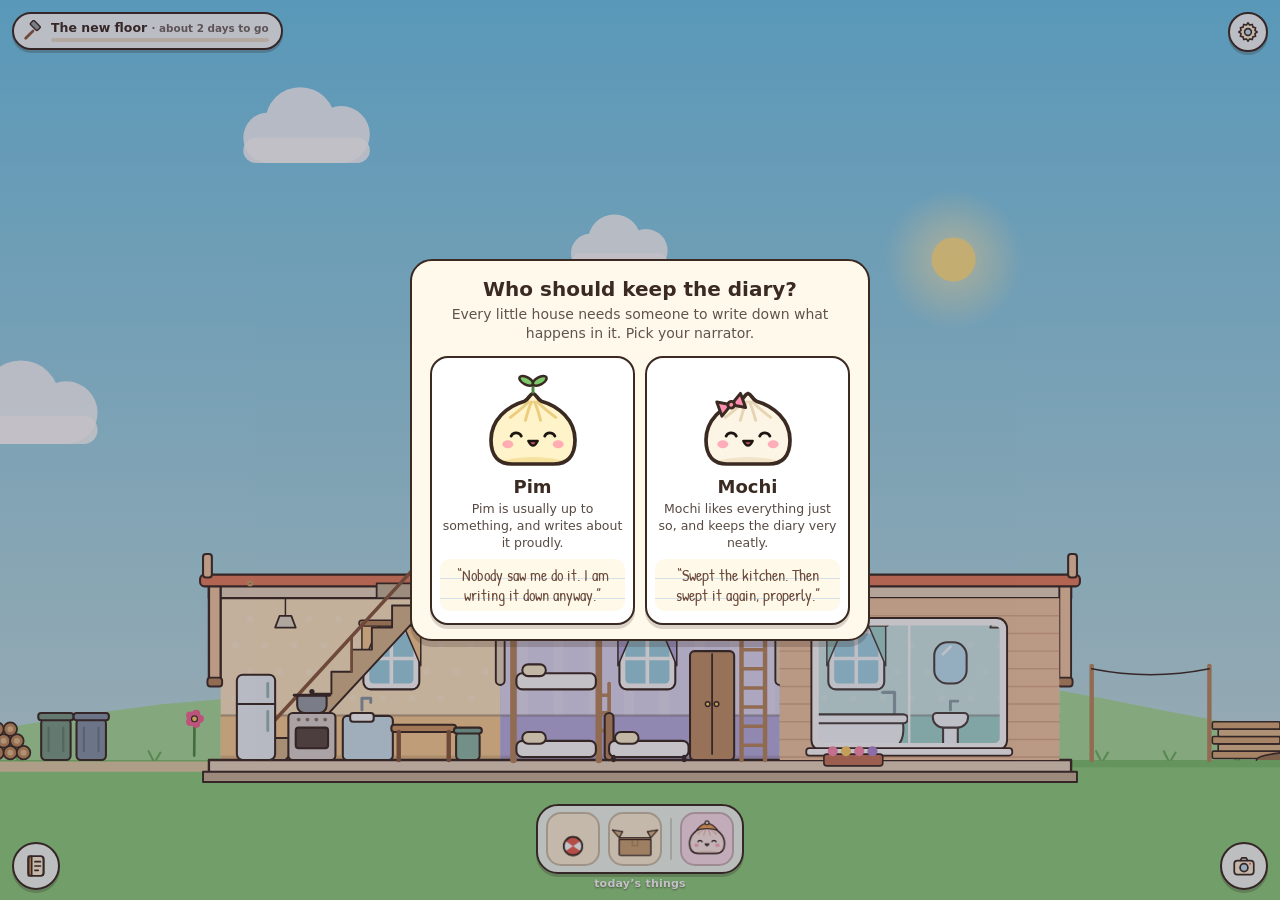
<file: index.html>
<!DOCTYPE html>
<html lang="en">
<head>
  <meta charset="UTF-8" />
  <meta name="viewport" content="width=device-width, initial-scale=1.0, maximum-scale=1.0, user-scalable=no, viewport-fit=cover" />
  <meta name="apple-mobile-web-app-title" content="tiny bao">
  <meta name="apple-mobile-web-app-capable" content="yes">
  <meta name="theme-color" content="#70D4F1">
  <link rel="apple-touch-icon" href="icons/apple-touch-icon.png">
  <link rel="icon" type="image/png" sizes="32x32" href="icons/favicon-32.png">
  <link rel="icon" type="image/png" sizes="64x64" href="icons/favicon-64.png">
  <link rel="manifest" href="manifest.webmanifest">
  <title>tiny bao</title>
  <link rel="stylesheet" href="style.css?v=17">
</head>
<body>
  <canvas id="c" aria-label="A building full of tiny baos going about their day"></canvas>
  <button class="round" id="bSettings" aria-label="Settings" title="Settings"><svg viewBox="0 0 24 24"><path d="M12 2.8l1.6 2.3 2.7-.7.6 2.7 2.7.6-.7 2.7 2.3 1.6-2.3 1.6.7 2.7-2.7.6-.6 2.7-2.7-.7L12 21.2l-1.6-2.3-2.7.7-.6-2.7-2.7-.6.7-2.7L2.8 12l2.3-1.6-.7-2.7 2.7-.6.6-2.7 2.7.7z" fill="#FFF3D6"/><circle cx="12" cy="12" r="3.4" fill="#BFE6F5"/></svg><i class="dot" aria-hidden="true"></i></button>
  <div id="settings" hidden>
    <div class="bc st">
      <h2>Settings</h2>
      <div class="st-row"><span>Music</span><button class="spk" id="swMusic" aria-pressed="true" aria-label="Turn music on"><svg viewBox="0 0 24 24" aria-hidden="true"><path class="body" d="M3.5 9.2h3.8l4.9-4v13.6l-4.9-4H3.5z"/><path class="on" d="M15.6 9.4a3.6 3.6 0 0 1 0 5.2M18.2 6.8a7.3 7.3 0 0 1 0 10.4"/><path class="off" d="M15.8 9.6l4.8 4.8M20.6 9.6l-4.8 4.8"/></svg></button><input type="range" class="vol" id="volMusic" min="0" max="100" step="1" aria-label="Music volume"></div>
      <div class="st-row"><span>Sound effects</span><button class="spk" id="swSound" aria-pressed="false" aria-label="Mute sound effects"><svg viewBox="0 0 24 24" aria-hidden="true"><path class="body" d="M3.5 9.2h3.8l4.9-4v13.6l-4.9-4H3.5z"/><path class="on" d="M15.6 9.4a3.6 3.6 0 0 1 0 5.2M18.2 6.8a7.3 7.3 0 0 1 0 10.4"/><path class="off" d="M15.8 9.6l4.8 4.8M20.6 9.6l-4.8 4.8"/></svg></button><input type="range" class="vol" id="volSound" min="0" max="100" step="1" aria-label="Sound effects volume"></div>
      <h3>Updates</h3>
      <div class="st-row"><span id="stVersion"></span><button id="stUpdate">check for updates</button></div>
      <h3>Your community</h3>
      <p class="st-note">Every bao, the house, the photos and the diary live in this browser only. Save a copy to keep them safe or to move them to another device.</p>
      <div class="st-btns"><button id="stExport">save a copy</button><button id="stImport">restore from a copy</button></div>
      <div class="cardBtns"><button id="stDone">done</button></div>
    </div>
  </div>
  <button id="plans" aria-label="What the baos are building"></button>
  <div id="plansCard" hidden><div class="bc pc" id="pcBody"></div></div>
  <div id="tag" role="button" tabindex="0" hidden></div>
  <div id="baoCard" hidden>
    <div class="bc">
      <canvas id="bcPic" width="160" height="140" aria-hidden="true"></canvas>
      <h2 id="bcTitle"></h2>
      <p id="bcAbout"></p>
      <label class="bcName">Name <input id="bcName" maxlength="14" autocomplete="off" spellcheck="false"></label>
      <div id="bcSwatches" role="radiogroup" aria-label="Colour"></div>
      <p id="bcErr"></p>
      <div class="cardBtns"><button id="bcCancel">not now</button><button id="bcOk">done</button></div>
    </div>
  </div>
  <div id="photoView" hidden>
    <img id="pvImg" alt="A photo of the community">
    <div class="pvBar"><span id="pvWhen"></span><span class="pvBtns"><button id="pvDel">delete</button><button id="pvClose" aria-label="Close"><svg viewBox="0 0 24 24" width="16" height="16"><path d="M5 5l14 14M19 5L5 19" stroke="currentColor" stroke-width="3" stroke-linecap="round"/></svg></button></span></div>
  </div>
  <div id="hint" hidden></div>
  <div id="narr" hidden>
    <div class="bc narrCard" role="dialog" aria-labelledby="narrTitle">
      <h2 id="narrTitle">Who should keep the diary?</h2>
      <p class="narrSub">Every little house needs someone to write down what happens in it. Pick your narrator.</p>
      <div class="narrPick" id="narrPick"></div>
    </div>
  </div>

  <div id="card" hidden>
    <h2 id="cardTitle"></h2>
    <div id="cardBody"></div>
    <div class="cardBtns"><button id="cardDiary" hidden>read the diary</button><button id="cardOk">ok</button></div>
  </div>

  <div id="bar">
    <button class="round" id="bDiary" title="Diary" aria-label="Open the diary"><i class="dot" aria-hidden="true"></i>
      <svg viewBox="0 0 24 24"><rect x="5" y="3" width="14" height="18" rx="2.5" fill="#FFF3D6"/><path d="M5 3h3v18H5z" fill="#F2A65A"/><path d="M11 8h5M11 12h5M11 16h3"/><rect x="5" y="3" width="14" height="18" rx="2.5" fill="none"/></svg>
    </button>
    <div id="tray">
      <div id="slots"></div>
      <div id="trayNote">today’s things</div>
    </div>
    <div class="right">
      <button class="round" id="bCam" title="Camera" aria-label="Take a photo">
        <svg viewBox="0 0 24 24"><rect x="3" y="7" width="18" height="13" rx="3" fill="#FFF3D6"/><path d="M8.5 7l1.5-2.5h4L15.5 7"/><circle cx="12" cy="13.5" r="3.6" fill="#BFE6F5"/><circle cx="17.6" cy="10" r=".9" fill="#E8604C" stroke="none"/></svg>
      </button>
    </div>
  </div>

  <div id="diary" hidden>
    <div class="table" id="nbTable">
      <svg class="prop stain" viewBox="0 0 120 120" aria-hidden="true"><circle cx="60" cy="60" r="34" fill="none" stroke="#9A6542" stroke-width="5" opacity=".55"/></svg>
      <svg class="prop pencil" viewBox="0 0 150 40" aria-hidden="true" fill="none" stroke="#3A2E2A" stroke-width="2.2" stroke-linejoin="round"><rect x="20" y="12" width="104" height="14" rx="2" fill="#F2C14E"/><path d="M124 12 L142 19 L124 26 Z" fill="#F1D9B5"/><path d="M137 17 L142 19 L137 21 Z" fill="#3A2E2A"/><rect x="6" y="12" width="14" height="14" rx="3" fill="#E58C9A"/></svg>
      <div class="nb" id="nb">
        <div class="rings" aria-hidden="true"><i></i><i></i><i></i><i></i><i></i><i></i><i></i><i></i><i></i><i></i><i></i><i></i></div>
        <div class="sheet" id="nbSheet"></div>
        <button class="ribbon" id="nbRibbon" aria-label="Back to today" title="Back to today"><i></i></button>
      </div>
      <div class="cover" id="nbCover" hidden>
        <svg class="prop mug" viewBox="0 0 110 110" aria-hidden="true" fill="none" stroke="#3A2E2A" stroke-width="2.5"><circle cx="55" cy="55" r="40" fill="#E8DCCB"/><circle cx="55" cy="55" r="30" fill="#7A4A30"/><path d="M44 44 C 48 40, 54 40, 58 44" stroke="#F4EEE2" stroke-width="2" opacity=".6"/></svg>
        <button class="closed" id="nbOpen" aria-label="Open the diary: there is a new page">
          <span class="spine" aria-hidden="true"></span><span class="band" aria-hidden="true"></span>
          <span class="label"><b id="nbCoverName">The diary</b><small>private!! (sort of)</small></span>
          <svg class="coverBao" width="80" height="70" viewBox="0 0 80 70" aria-hidden="true" fill="none" stroke="#3A2E2A" stroke-width="2.5" stroke-linecap="round" stroke-linejoin="round"><path d="M8 60 C 4 40, 18 22, 34 18 C 37 12, 43 12, 46 18 C 62 22, 76 40, 72 60 Z" fill="#FFF3DC"/><path d="M34 18 C 36 26, 44 26, 46 18" stroke-width="1.8"/><path d="M30 42 L32 42.4 M48 42 L50 42.4" stroke-width="3.4"/><path d="M36 48 C 38 51, 42 51, 44 48"/><circle cx="24" cy="48" r="4" fill="#F2A7A7" stroke="none"/><circle cx="56" cy="48" r="4" fill="#F2A7A7" stroke="none"/></svg>
          <span class="sticky" aria-hidden="true">new<br>page!</span>
          <span class="cribbon" aria-hidden="true"></span>
        </button>
        <p class="tapRead">tap to read</p>
      </div>
      <div class="picker" id="nbPicker" hidden><div class="pk" id="nbPick" role="dialog" aria-label="Choose a day"></div></div>
      <button class="closeHint" id="nbClose">close diary</button>
    </div>
    <input type="file" id="importFile" accept="application/json,.json" hidden>
  </div>
  </div>
  <script type="module" src="js/main.js?v=17"></script>
</body>
</html>
</file>
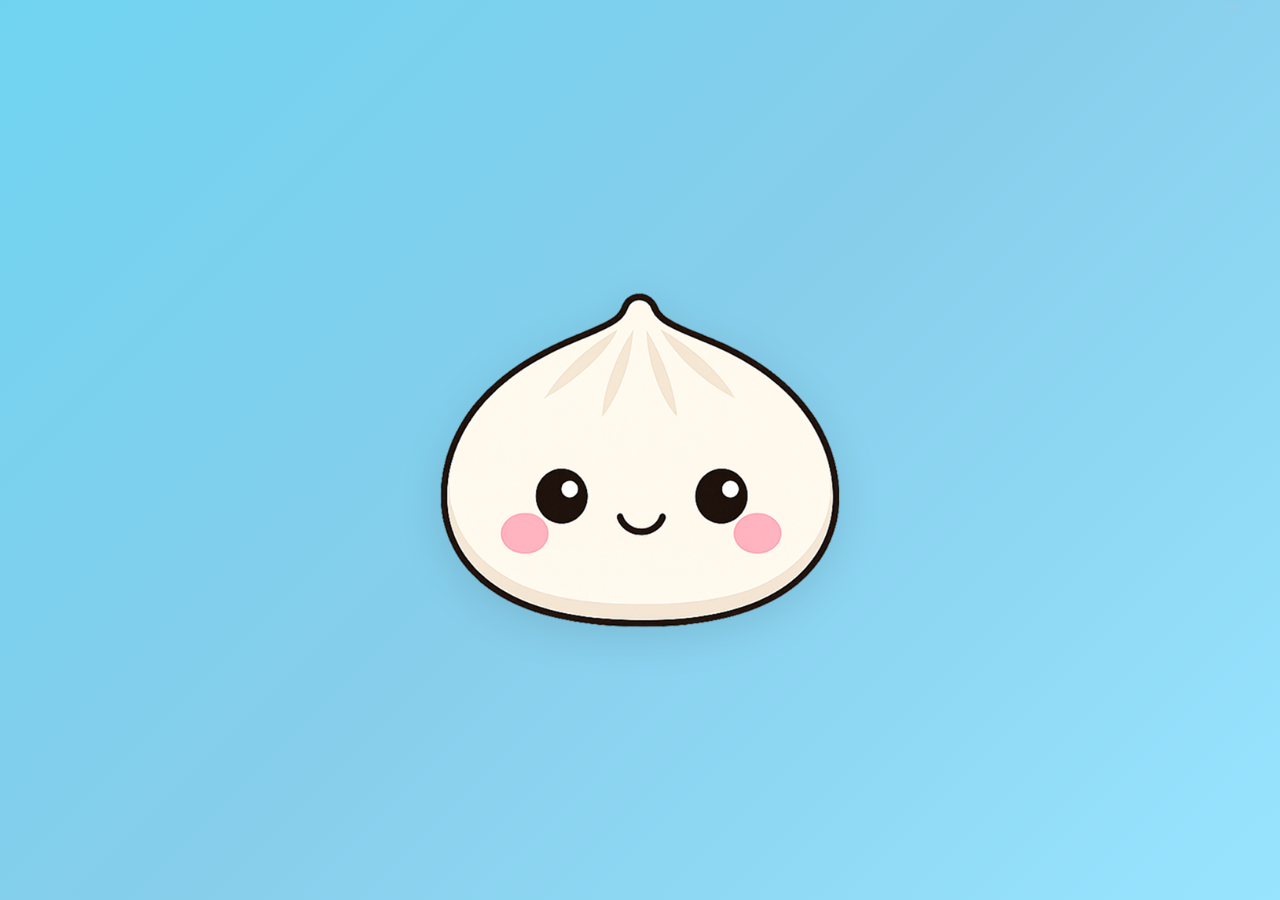
<file: classic/index.html>
<!DOCTYPE html>
<html>
<head>
  <meta name="apple-mobile-web-app-title" content="tiny bao">
  <link rel="apple-touch-icon" href="/lilbao_351.png">
  <link rel="icon" type="image/png" href="/lilbao_351.png">
  <meta charset="UTF-8" />
  <meta name="viewport" content="width=device-width, initial-scale=1.0" />
    <title>tiny bao ~°(＾◡＾)°~ </title>
    <style>
        * {
            margin: 0;
            padding: 0;
            box-sizing: border-box;
        }
        
        body {
            display: flex;
            flex-direction: column;
            justify-content: center;
            align-items: center;
            min-height: 100vh;
            background: linear-gradient(135deg, #70D4F1 0%, #87CEEB 50%, #98E4FF 100%);
            padding: 40px 20px 20px 20px;
            overflow: hidden;
        }
        
        .bao-container {
            position: relative;
            cursor: pointer;
            transition: all 0.3s ease;
            display: flex;
            justify-content: center;
            align-items: center;
            width: 100%;
        }
        
        .bao-container:hover {
            transform: scale(1.05);
        }
        
        img {
            width: 80%;
            max-width: 400px;
            height: auto;
            display: block;
            animation: float 3s ease-in-out infinite;
            filter: drop-shadow(0 10px 20px rgba(0,0,0,0.1));
            transition: all 0.3s ease;
        }
        
        @keyframes float {
            0%, 100% {
                transform: translateY(0px) rotate(0deg);
            }
            50% {
                transform: translateY(-15px) rotate(1deg);
            }
        }
        
        @keyframes bounce {
            0%, 100% {
                transform: translateY(0px) scale(1) rotate(0deg);
            }
            25% {
                transform: translateY(-20px) scale(1.1) rotate(-2deg);
            }
            50% {
                transform: translateY(-30px) scale(1.15) rotate(0deg);
            }
            75% {
                transform: translateY(-10px) scale(1.05) rotate(2deg);
            }
        }
        
        @keyframes wiggle {
            0%, 100% {
                transform: rotate(0deg);
            }
            25% {
                transform: rotate(-3deg) scale(1.02);
            }
            75% {
                transform: rotate(3deg) scale(1.02);
            }
        }
        
        @keyframes sparkle {
            0%, 100% {
                opacity: 0;
                transform: scale(0) rotate(0deg);
            }
            50% {
                opacity: 1;
                transform: scale(1) rotate(180deg);
            }
        }
        
        .bao-container.clicked img {
            animation: bounce 0.8s ease-out;
        }
        
        .bao-container.wiggling img {
            animation: wiggle 0.5s ease-in-out;
        }
        
        .sparkles {
            position: absolute;
            top: 50%;
            left: 50%;
            pointer-events: none;
            transform: translate(-50%, -50%);
        }
        
        .sparkle {
            position: absolute;
            width: 20px;
            height: 20px;
            background: radial-gradient(circle, #FFD700 0%, #FFA500 100%);
            border-radius: 50%;
            opacity: 0;
            animation: sparkle 1s ease-out;
        }
        
        .sparkle:nth-child(1) {
            top: -40px;
            left: -30px;
            animation-delay: 0s;
        }
        
        .sparkle:nth-child(2) {
            top: -30px;
            right: -40px;
            animation-delay: 0.1s;
        }
        
        .sparkle:nth-child(3) {
            bottom: -35px;
            left: -25px;
            animation-delay: 0.2s;
        }
        
        .sparkle:nth-child(4) {
            bottom: -40px;
            right: -30px;
            animation-delay: 0.15s;
        }
        
        .sparkle:nth-child(5) {
            top: -50px;
            left: 50%;
            transform: translateX(-50%);
            animation-delay: 0.05s;
        }
        
        .hearts {
            position: absolute;
            top: 10%;
            left: 50%;
            transform: translateX(-50%);
            pointer-events: none;
        }
        
        .heart {
            position: absolute;
            font-size: 24px;
            color: #FF69B4;
            opacity: 0;
            animation: floatHeart 2s ease-out;
        }
        
        @keyframes floatHeart {
            0% {
                opacity: 1;
                transform: translateY(0px) scale(0.5);
            }
            50% {
                opacity: 0.8;
                transform: translateY(-40px) scale(1);
            }
            100% {
                opacity: 0;
                transform: translateY(-80px) scale(0.5);
            }
        }
        
        .heart:nth-child(1) {
            left: -20px;
            animation-delay: 0s;
        }
        
        .heart:nth-child(2) {
            left: 0px;
            animation-delay: 0.3s;
        }
        
        .heart:nth-child(3) {
            left: 20px;
            animation-delay: 0.6s;
        }
        
        .message {
            position: absolute;
            top: -60px;
            left: 50%;
            transform: translateX(-50%);
            background: rgba(255, 255, 255, 0.95);
            padding: 8px 16px;
            border-radius: 20px;
            font-family: 'Comic Sans MS', cursive, sans-serif;
            font-size: 14px;
            color: #333;
            border: 2px solid #FFB6C1;
            box-shadow: 0 4px 12px rgba(0,0,0,0.15);
            opacity: 0;
            white-space: nowrap;
            display: none;
        }
        
        @keyframes showMessage {
            0%, 100% {
                opacity: 0;
                transform: translateX(-50%) translateY(10px) scale(0.8);
            }
            20%, 80% {
                opacity: 1;
                transform: translateX(-50%) translateY(0px) scale(1);
            }
        }
        
        .message::after {
            content: '';
            position: absolute;
            bottom: -8px;
            left: 50%;
            transform: translateX(-50%);
            width: 0;
            height: 0;
            border-left: 8px solid transparent;
            border-right: 8px solid transparent;
            border-top: 8px solid #FFB6C1;
        }
        
        .background-hearts {
            position: fixed;
            top: 0;
            left: 0;
            width: 100%;
            height: 100%;
            pointer-events: none;
            z-index: -1;
        }
        
        .bg-heart {
            position: absolute;
            font-size: 20px;
            color: rgba(255, 192, 203, 0.3);
            animation: floatBgHeart 8s linear infinite;
        }
        
        @keyframes floatBgHeart {
            0% {
                transform: translateY(100vh) rotate(0deg);
                opacity: 0;
            }
            10% {
                opacity: 1;
            }
            90% {
                opacity: 1;
            }
            100% {
                transform: translateY(-100px) rotate(360deg);
                opacity: 0;
            }
        }
    </style>
</head>
<body>
    <div class="background-hearts" id="backgroundHearts"></div>
    
    <div class="bao-container" id="baoContainer">
        <img src="/lilbao_nobg.png" alt="tiny bao" id="baoImg">
        <div class="sparkles" id="sparkles"></div>
        <div class="hearts" id="hearts"></div>
        <div class="message" id="message"></div>
    </div>

    <script>
        const baoContainer = document.getElementById('baoContainer');
        const baoImg = document.getElementById('baoImg');
        const sparkles = document.getElementById('sparkles');
        const hearts = document.getElementById('hearts');
        const message = document.getElementById('message');
        const backgroundHearts = document.getElementById('backgroundHearts');
        
        const cuteMessages = [
            "（＾◡＾）♡",
            "bao bao! ♡",
            "so squishy~",
            "uwu ♡",
            "nom nom ♡",
            "fluffy bao! ♡",
            "steamy & cute ♡",
            "ready to eat! ♡"
        ];
        
        let clickCount = 0;
        
        // Create background floating hearts
        function createBackgroundHeart() {
            const heart = document.createElement('div');
            heart.className = 'bg-heart';
            heart.innerHTML = '♡';
            heart.style.left = Math.random() * 100 + '%';
            heart.style.animationDelay = Math.random() * 8 + 's';
            heart.style.animationDuration = (Math.random() * 4 + 6) + 's';
            backgroundHearts.appendChild(heart);
            
            setTimeout(() => {
                heart.remove();
            }, 10000);
        }
        
        // Create background hearts periodically
        setInterval(createBackgroundHeart, 2000);
        
        // Initial background hearts
        for (let i = 0; i < 5; i++) {
            setTimeout(createBackgroundHeart, i * 1000);
        }
        
        baoContainer.addEventListener('click', function() {
            clickCount++;
            
            // Remove existing animations
            baoContainer.classList.remove('clicked', 'wiggling');
            
            // Add bounce animation
            setTimeout(() => {
                baoContainer.classList.add('clicked');
            }, 10);
            
            // Create sparkles
            sparkles.innerHTML = '';
            for (let i = 0; i < 5; i++) {
                const sparkle = document.createElement('div');
                sparkle.className = 'sparkle';
                sparkles.appendChild(sparkle);
            }
            
            // Create floating hearts
            hearts.innerHTML = '';
            for (let i = 0; i < 3; i++) {
                const heart = document.createElement('div');
                heart.className = 'heart';
                heart.innerHTML = '♡';
                hearts.appendChild(heart);
            }
            
            // Show cute message
            const randomMessage = cuteMessages[Math.floor(Math.random() * cuteMessages.length)];
            message.innerHTML = randomMessage;
            message.style.display = 'block';
            message.style.animation = 'none';
            setTimeout(() => {
                message.style.animation = 'showMessage 2s ease-out';
            }, 10);
            
            // Special animation for multiple clicks
            if (clickCount % 5 === 0) {
                setTimeout(() => {
                    baoContainer.classList.add('wiggling');
                }, 500);
            }
            
            // Clean up animations
            setTimeout(() => {
                baoContainer.classList.remove('clicked', 'wiggling');
                sparkles.innerHTML = '';
                hearts.innerHTML = '';
                message.style.display = 'none';
            }, 1000);
        });
        
        // Add random wiggle occasionally
        setInterval(() => {
            if (Math.random() < 0.1) { // 10% chance every 3 seconds
                baoContainer.classList.add('wiggling');
                setTimeout(() => {
                    baoContainer.classList.remove('wiggling');
                }, 500);
            }
        }, 3000);
    </script>
</body>
</html>
</file>
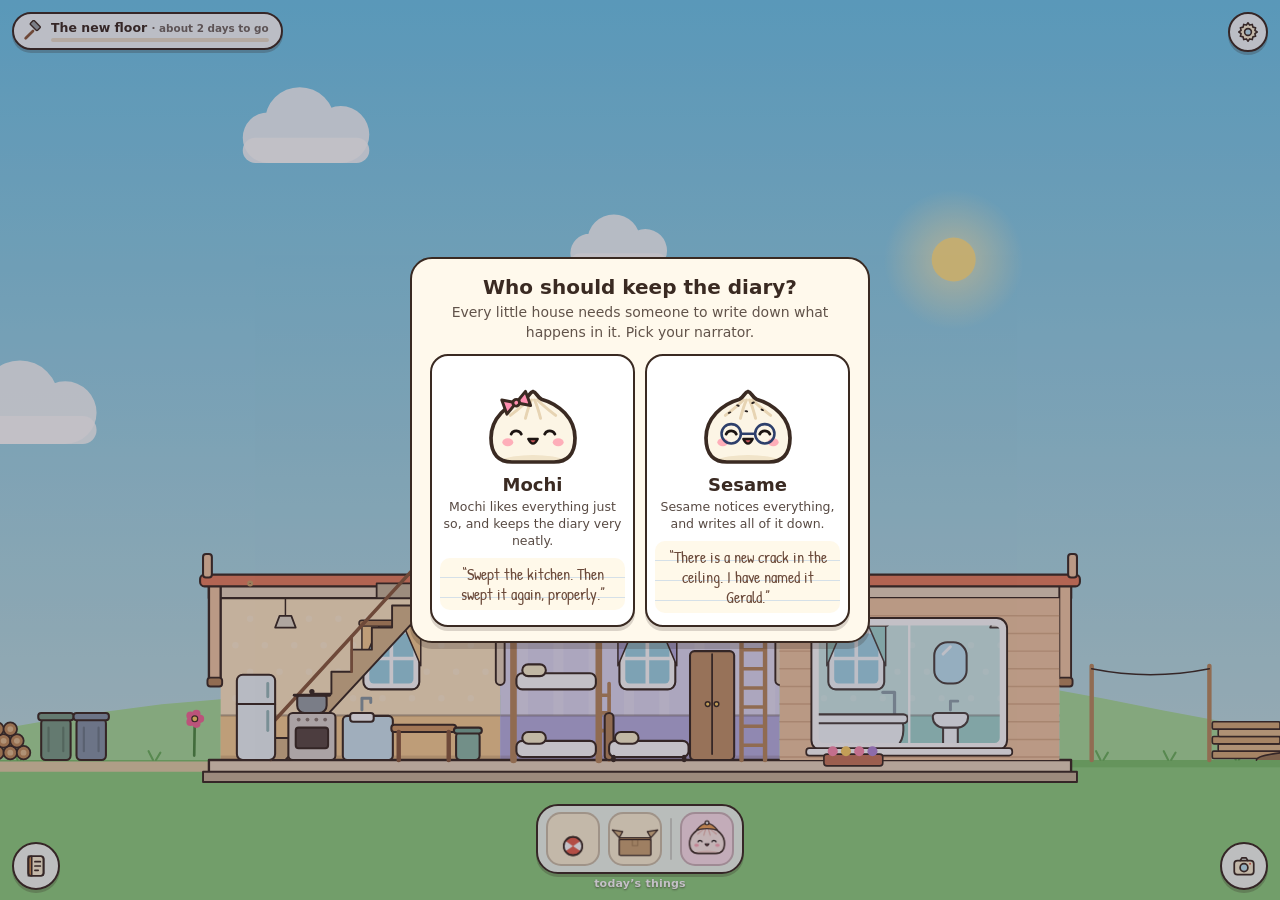
<file: community/index.html>
<!DOCTYPE html>
<html lang="en">
<head>
  <meta charset="UTF-8">
  <meta name="viewport" content="width=device-width, initial-scale=1.0">
  <title>tiny bao</title>
  <link rel="apple-touch-icon" href="/icons/apple-touch-icon.png">
  <!-- The community moved to tinybao.com. Old bookmarks and home-screen icons land here and go straight on. -->
  <meta http-equiv="refresh" content="0; url=/">
  <script>location.replace('/' + location.search + location.hash);</script>
  <style>body { margin: 0; min-height: 100vh; display: grid; place-items: center; background: #70D4F1; font-family: system-ui, sans-serif; color: #3a2a22; }</style>
</head>
<body><p>The baos have moved to <a href="/">tinybao.com</a>.</p></body>
</html>
</file>
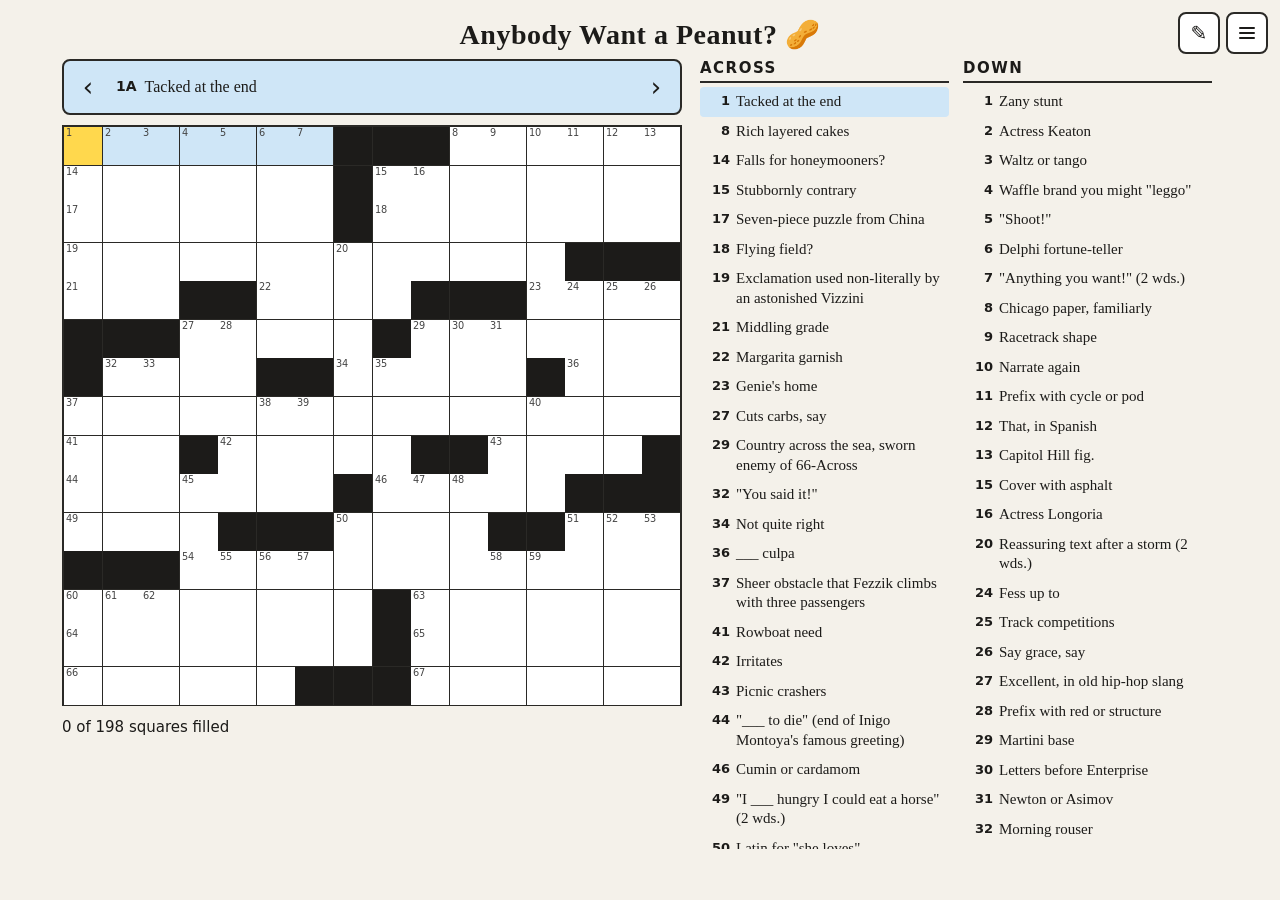
<file: puzzle/index.html>
<!DOCTYPE html>
<html lang="en">
<head>
<meta charset="UTF-8">
<meta name="viewport" content="width=device-width, initial-scale=1.0">
<title>tiny bao puzzles</title>
<meta http-equiv="refresh" content="0; url=/puzzle/twoowuv/">
<link rel="canonical" href="https://www.tinybao.com/puzzle/twoowuv/">
<script>location.replace("/puzzle/twoowuv/");</script>
</head>
<body><a href="/puzzle/twoowuv/">Go to the puzzle</a></body>
</html>
</file>
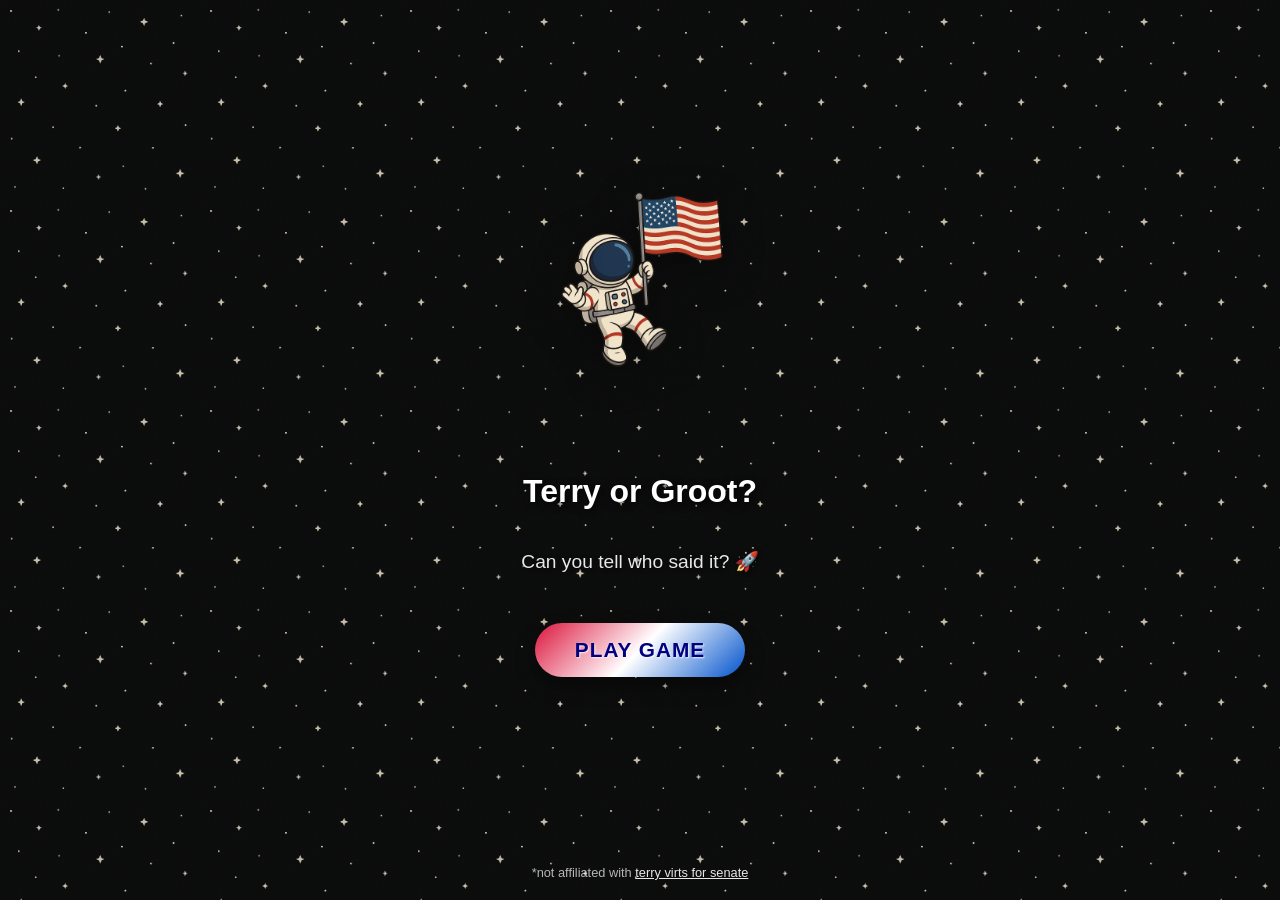
<file: terry-or-groot/index.html>
<!DOCTYPE html>
<html>
<head>
  <meta name="apple-mobile-web-app-title" content="vote terry">
  <link rel="apple-touch-icon" href="/apple-touch-icon.png">
  <link rel="icon" type="image/png" href="/apple-touch-icon.png">
  <meta charset="UTF-8" />
  <meta name="viewport" content="width=device-width, initial-scale=1.0" />
  <title>Terry or Groot? 🇺🇸</title>
  <style>
    * {
      margin: 0;
      padding: 0;
      box-sizing: border-box;
    }
    
    body {
      background: url('background.png') repeat;
      background-size: 200px 200px;
      font-family: 'Arial', sans-serif;
      min-height: 100vh;
      display: flex;
      flex-direction: column;
      justify-content: center;
      align-items: center;
      padding: 20px;
      color: white;
    }
    
    .game-container {
      max-width: 800px;
      width: 100%;
      text-align: center;
    }
    
    .intro-screen {
      display: flex;
      flex-direction: column;
      align-items: center;
      gap: 30px;
      margin-top: 250px;
    }
    
    .bao-container {
      position: absolute;
      top: 20%;
      left: calc(50% - 100px);
      cursor: pointer;
      display: flex;
      justify-content: center;
      align-items: center;
      z-index: 1000;
      width: 200px;
    }
    
    .bao-container.in-quiz {
      position: fixed;
      top: 20px;
      left: 20px;
      transition: all 0.8s ease;
    }
    
    .bao-container.in-quiz .floating-img {
      width: 80px;
    }
    
    .bao-container:hover {
      transform: scale(1.05);
    }
    
    .floating-img {
      width: 200px;
      height: auto;
      display: block;
      animation: float 3s ease-in-out infinite;
      filter: drop-shadow(0 10px 20px rgba(0,0,0,0.3));
      transition: none;
    }
    
    @keyframes float {
      0%, 100% {
        transform: translateY(0px) rotate(0deg);
      }
      50% {
        transform: translateY(-15px) rotate(1deg);
      }
    }
    
    @keyframes bounce {
      0%, 100% {
        transform: translateY(0px) scale(1) rotate(0deg);
      }
      25% {
        transform: translateY(-20px) scale(1.1) rotate(-5deg);
      }
      50% {
        transform: translateY(-30px) scale(1.15) rotate(0deg);
      }
      75% {
        transform: translateY(-10px) scale(1.05) rotate(5deg);
      }
    }
    
    @keyframes flipX {
      0% {
        transform: rotateX(0deg) scale(1);
      }
      50% {
        transform: rotateX(180deg) scale(1.2);
      }
      100% {
        transform: rotateX(360deg) scale(1);
      }
    }
    
    @keyframes flipY {
      0% {
        transform: rotateY(0deg) scale(1);
      }
      50% {
        transform: rotateY(180deg) scale(1.2);
      }
      100% {
        transform: rotateY(360deg) scale(1);
      }
    }
    
    @keyframes flipZ {
      0% {
        transform: rotateZ(0deg) scale(1);
      }
      50% {
        transform: rotateZ(180deg) scale(1.1);
      }
      100% {
        transform: rotateZ(360deg) scale(1);
      }
    }
    
    @keyframes flipXReverse {
      0% {
        transform: rotateX(0deg) scale(1);
      }
      50% {
        transform: rotateX(-180deg) scale(1.2);
      }
      100% {
        transform: rotateX(-360deg) scale(1);
      }
    }
    
    @keyframes flipYReverse {
      0% {
        transform: rotateY(0deg) scale(1);
      }
      50% {
        transform: rotateY(-180deg) scale(1.2);
      }
      100% {
        transform: rotateY(-360deg) scale(1);
      }
    }
    
    @keyframes flipZReverse {
      0% {
        transform: rotateZ(0deg) scale(1);
      }
      50% {
        transform: rotateZ(-180deg) scale(1.1);
      }
      100% {
        transform: rotateZ(-360deg) scale(1);
      }
    }
    
    @keyframes wiggle {
      0%, 100% {
        transform: rotate(0deg);
      }
      25% {
        transform: rotate(-8deg) scale(1.05);
      }
      75% {
        transform: rotate(8deg) scale(1.05);
      }
    }
    
    @keyframes pulseBig {
      0%, 100% {
        transform: scale(1);
      }
      50% {
        transform: scale(1.3);
      }
    }
    
    @keyframes spin3D {
      0% {
        transform: rotateX(0deg) rotateY(0deg) rotateZ(0deg) scale(1);
      }
      25% {
        transform: rotateX(90deg) rotateY(90deg) rotateZ(90deg) scale(1.1);
      }
      50% {
        transform: rotateX(180deg) rotateY(180deg) rotateZ(180deg) scale(1.2);
      }
      75% {
        transform: rotateX(270deg) rotateY(270deg) rotateZ(270deg) scale(1.1);
      }
      100% {
        transform: rotateX(360deg) rotateY(360deg) rotateZ(360deg) scale(1);
      }
    }
    
    .bao-container.clicked .floating-img {
      animation: bounce 0.8s ease-out;
    }
    
    .bao-container.flipX .floating-img {
      animation: flipX 1s ease-out;
    }
    
    .bao-container.flipY .floating-img {
      animation: flipY 1s ease-out;
    }
    
    .bao-container.flipZ .floating-img {
      animation: flipZ 1s ease-out;
    }
    
    .bao-container.flipXReverse .floating-img {
      animation: flipXReverse 1s ease-out;
    }
    
    .bao-container.flipYReverse .floating-img {
      animation: flipYReverse 1s ease-out;
    }
    
    .bao-container.flipZReverse .floating-img {
      animation: flipZReverse 1s ease-out;
    }
    
    .bao-container.wiggling .floating-img {
      animation: wiggle 0.6s ease-in-out;
    }
    
    .bao-container.pulsing .floating-img {
      animation: pulseBig 0.8s ease-in-out;
    }
    
    .bao-container.spinning3D .floating-img {
      animation: spin3D 1.5s ease-in-out;
    }
    
    .title {
      font-size: 3rem;
      font-weight: bold;
      color: #ffffff;
      text-shadow: 2px 2px 8px rgba(0,0,0,0.8);
      margin-bottom: 10px;
    }
    
    .subtitle {
      font-size: 1.5rem;
      color: #e8e8e8;
      margin-bottom: 20px;
      text-shadow: 1px 1px 4px rgba(0,0,0,0.6);
    }
    
    .start-button {
      background: linear-gradient(135deg, #dc143c 0%, #ffffff 50%, #0052cc 100%);
      color: #000080;
      border: none;
      padding: 15px 40px;
      font-size: 1.3rem;
      font-weight: bold;
      border-radius: 50px;
      cursor: pointer;
      transition: all 0.3s ease;
      box-shadow: 0 8px 20px rgba(0,0,0,0.4);
      text-transform: uppercase;
      letter-spacing: 1px;
      text-shadow: 1px 1px 2px rgba(255,255,255,0.8);
    }
    
    .start-button:hover {
      transform: translateY(-3px);
      box-shadow: 0 12px 25px rgba(0,0,0,0.3);
    }
    
    .quiz-screen {
      display: none;
      background: transparent;
      border-radius: 20px;
      padding: 40px;
      width: 100%;
      max-width: 900px;
    }
    
    .astronaut-header {
      position: fixed;
      top: 20px;
      left: 20px;
      z-index: 1000;
      transition: all 0.8s ease;
    }
    
    .astronaut-header .floating-img {
      width: 80px;
      height: auto;
    }
    
    .question-header {
      display: flex;
      justify-content: center;
      align-items: center;
      margin-bottom: 30px;
      padding-bottom: 15px;
      border-bottom: 2px solid rgba(255, 255, 255, 0.3);
    }
    
    .question-number {
      background: linear-gradient(135deg, #dc143c 0%, #ffffff 50%, #0052cc 100%);
      color: #000080;
      padding: 10px 20px;
      border-radius: 25px;
      font-weight: bold;
      font-size: 1.1rem;
      border: none;
      text-shadow: 1px 1px 2px rgba(255,255,255,0.8);
      box-shadow: 0 2px 8px rgba(0,0,0,0.3);
    }
    
    .question-text {
      font-size: 1.4rem;
      color: #ffffff;
      margin-bottom: 30px;
      line-height: 1.6;
      font-style: italic;
      background: rgba(0, 0, 0, 0.8);
      padding: 25px;
      border-radius: 0;
      border: 2px solid rgba(255, 255, 255, 0.3);
      text-align: center;
      backdrop-filter: blur(5px);
      box-shadow: inset 0 2px 10px rgba(255, 255, 255, 0.1);
      clip-path: polygon(20px 0, 100% 0, calc(100% - 20px) 100%, 0 100%);
      position: relative;
    }
    
    .question-text::before {
      content: '';
      position: absolute;
      top: -2px;
      left: -2px;
      right: -2px;
      bottom: -2px;
      background: linear-gradient(135deg, rgba(255, 255, 255, 0.3), rgba(255, 255, 255, 0.1));
      clip-path: polygon(20px 0, 100% 0, calc(100% - 20px) 100%, 0 100%);
      z-index: -1;
    }
    
    .options-container {
      display: grid;
      grid-template-columns: 1fr 1fr;
      grid-template-rows: 1fr 1fr;
      gap: 20px;
      margin-bottom: 30px;
      max-width: 800px;
      margin-left: auto;
      margin-right: auto;
    }
    
    .option-button {
      background: rgba(0, 0, 0, 0.9);
      color: #ffffff;
      border: 3px solid #4a90e2;
      padding: 20px 25px;
      font-size: 1.0rem;
      font-weight: bold;
      cursor: pointer;
      transition: all 0.3s ease;
      box-shadow: 0 4px 12px rgba(0,0,0,0.4);
      position: relative;
      overflow: visible;
      backdrop-filter: blur(10px);
      text-align: left;
      clip-path: polygon(25px 0, 100% 0, calc(100% - 25px) 100%, 0 100%);
      min-height: 60px;
      display: flex;
      align-items: center;
      margin: 5px;
    }
    
    .option-button:hover {
      transform: translateY(-2px);
      box-shadow: 0 6px 20px rgba(0,0,0,0.5);
      background: rgba(20, 20, 20, 0.95);
      border-color: #5ba0f2;
    }
    
    .option-button.selected {
      background: linear-gradient(135deg, #dc143c 0%, #ffffff 50%, #0052cc 100%);
      border-color: #ffffff;
      box-shadow: 0 0 25px rgba(220, 20, 60, 0.8), 0 0 50px rgba(0, 82, 204, 0.6);
      transform: scale(1.02);
      color: #000080;
      font-weight: bold;
      text-shadow: 1px 1px 2px rgba(255,255,255,0.8);
    }
    
    .option-button.correct {
      background: rgba(0, 150, 0, 0.9);
      border-color: #00aa00;
      animation: pulse 0.6s ease-in-out;
    }
    
    .option-button.incorrect {
      background: rgba(150, 0, 0, 0.9);
      border-color: #aa0000;
      animation: shake 0.6s ease-in-out;
    }
    
    .option-button:disabled {
      cursor: not-allowed;
      opacity: 0.7;
    }
    
    @keyframes pulse {
      0%, 100% { transform: scale(1); }
      50% { transform: scale(1.05); }
    }
    
    @keyframes shake {
      0%, 100% { transform: translateX(0); }
      25% { transform: translateX(-5px); }
      75% { transform: translateX(5px); }
    }
    
    .feedback {
      font-size: 1.3rem;
      font-weight: bold;
      margin: 20px 0;
      padding: 15px;
      border-radius: 10px;
      display: none;
    }
    
    .feedback.correct {
      background: #d4edda;
      color: #155724;
      border: 2px solid #c3e6cb;
    }
    
    .feedback.incorrect {
      background: #f8d7da;
      color: #721c24;
      border: 2px solid #f5c6cb;
    }
    
    .next-button {
      background: linear-gradient(135deg, #fd79a8, #e84393);
      color: white;
      border: none;
      padding: 15px 30px;
      font-size: 1.1rem;
      font-weight: bold;
      border-radius: 25px;
      cursor: pointer;
      transition: all 0.3s ease;
      display: none;
    }
    
    .next-button:hover {
      transform: translateY(-2px);
      box-shadow: 0 8px 20px rgba(0,0,0,0.3);
    }
    
    .results-screen {
      display: none;
      text-align: center;
      background: rgba(0, 0, 0, 0.8);
      border-radius: 20px;
      padding: 40px;
      box-shadow: 0 20px 40px rgba(0,0,0,0.5);
      border: 2px solid rgba(255, 255, 255, 0.2);
      backdrop-filter: blur(10px);
    }
    
    .results-title {
      font-size: 2.5rem;
      color: #ffffff;
      margin-bottom: 20px;
      text-shadow: 2px 2px 8px rgba(0,0,0,0.8);
    }
    
    .flag-score {
      font-size: 4rem;
      margin: 20px 0;
    }
    
    .score-text {
      font-size: 1.2rem;
      color: #e8e8e8;
      margin-bottom: 30px;
      text-shadow: 1px 1px 4px rgba(0,0,0,0.6);
      line-height: 1.6;
    }
    
    .play-again-button {
      background: linear-gradient(135deg, #dc143c 0%, #ffffff 50%, #0052cc 100%);
      color: #000080;
      border: none;
      padding: 15px 40px;
      font-size: 1.2rem;
      font-weight: bold;
      border-radius: 50px;
      cursor: pointer;
      transition: all 0.3s ease;
      text-shadow: 1px 1px 2px rgba(255,255,255,0.8);
      box-shadow: 0 8px 20px rgba(0,0,0,0.4);
    }
    
    .play-again-button:hover {
      transform: translateY(-3px);
      box-shadow: 0 12px 25px rgba(0,0,0,0.3);
    }
    
        .disclaimer {
      position: absolute;
      bottom: 20px;
      left: 50%;
      transform: translateX(-50%);
      font-size: 0.8rem;
      color: rgba(255, 255, 255, 0.7);
      text-align: center;
    }
    
    .disclaimer a {
      color: rgba(255, 255, 255, 0.9);
      text-decoration: underline;
    }
    
    .disclaimer a:hover {
      color: #ffffff;
    }
      .title {
        font-size: 2rem;
      }
      
      .subtitle {
        font-size: 1.2rem;
      }
      
      .quiz-screen {
        padding: 20px;
      }
      
      .options-container {
        grid-template-columns: 1fr;
      }
      
      .question-text {
        font-size: 1.2rem;
      }
    }
  </style>
</head>
<body>
  <div class="game-container">
    <!-- Astronaut (separate from screens so it can persist) -->
    <div class="bao-container" id="baoContainer">
      <img src="floating_icon_no_bg.png" alt="astronaut" class="floating-img" id="floatingImg">
    </div>

    <!-- Intro Screen -->
    <div class="intro-screen" id="introScreen">
      <h1 class="title">Terry or Groot?</h1>
      <p class="subtitle">Can you tell who said it? 🚀</p>
      <button class="start-button" id="startButton">Play Game</button>
      
      <div class="disclaimer">
        *not affiliated with <a href="https://x.com/astroterry" target="_blank">terry virts for senate</a>
      </div>
    </div>

    <!-- Quiz Screen -->
    <div class="quiz-screen" id="quizScreen">
      <div class="question-header">
        <div class="question-number" id="questionNumber">Quote 1/2</div>
      </div>
      
      <div class="question-text" id="questionText"></div>
      
      <div class="options-container" id="optionsContainer">
        <button class="option-button" id="option1"></button>
        <button class="option-button" id="option2"></button>
        <button class="option-button" id="option3"></button>
        <button class="option-button" id="option4"></button>
      </div>
    </div>

    <!-- Results Screen -->
    <div class="results-screen" id="resultsScreen">
      <h2 class="results-title">Quiz Complete!</h2>
      <div class="flag-score" id="flagScore"></div>
      <p class="score-text" id="scoreText"></p>
      <button class="play-again-button" id="playAgainButton">Play Again</button>
    </div>
  </div>

  <script>
    const questions = [
      {
        text: "From orbit, Earth takes your breath away.",
        options: ["astro terry", "groot", "u.s. constitution", "other"],
        correct: 0
      },
      {
        text: "We the People of the United States, in Order to form a more perfect Union, establish Justice, insure domestic Tranquility, provide for the common defence, promote the general Welfare, and secure the Blessings of Liberty to ourselves and our Posterity, do ordain and establish this Constitution for the United States of America.",
        options: ["astro terry", "groot", "u.s. constitution", "other"],
        correct: 2
      },
      {
        text: "I would not protect you. In fact, I would encourage them to do whatever the hell they want.",
        options: ["astro terry", "groot", "u.s. constitution", "other"],
        correct: 3
      },
      {
        text: "I am groot",
        options: ["astro terry", "groot", "u.s. constitution", "other"],
        correct: 1
      },
      {
        text: "I'm running for Senate with a simple promise: I'll be on the side of ordinary Texans",
        options: ["astro terry", "groot", "u.s. constitution", "other"],
        correct: 0
      },
      {
        text: "Congress shall have Power to dispose of and make all needful Rules and Regulations respecting the Territory or other Property belonging to the United States",
        options: ["astro terry", "groot", "u.s. constitution", "other"],
        correct: 2
      },
      {
        text: "Vote this one time and you'll never have to vote again.",
        options: ["astro terry", "groot", "u.s. constitution", "other"],
        correct: 3
      },
      {
        text: "You adapt, you solve problems, and you lead because your lives depend on it.",
        options: ["astro terry", "groot", "u.s. constitution", "other"],
        correct: 0
      },
      {
        text: "I look 10 yards to my left and there's a shark over there. So I have a choice of electrocution or a shark. You know what I'm going to take? Electrocution. I will take electrocution every single time.",
        options: ["astro terry", "groot", "u.s. constitution", "other"],
        correct: 3
      },
      {
        text: "We are Groot",
        options: ["astro terry", "groot", "u.s. constitution", "other"],
        correct: 1
      }
    ];

    let currentQuestion = 0;
    let score = 0;
    let userAnswers = []; // Store user answers for final results
    let gameState = 'intro'; // intro, quiz, results

    // DOM elements
    const introScreen = document.getElementById('introScreen');
    const quizScreen = document.getElementById('quizScreen');
    const resultsScreen = document.getElementById('resultsScreen');
    const startButton = document.getElementById('startButton');
    const baoContainer = document.getElementById('baoContainer');
    const questionNumber = document.getElementById('questionNumber');
    const scoreDisplay = document.getElementById('scoreDisplay');
    const questionText = document.getElementById('questionText');
    const optionsContainer = document.getElementById('optionsContainer');
    const feedback = document.getElementById('feedback');
    const nextButton = document.getElementById('nextButton');
    const flagScore = document.getElementById('flagScore');
    const scoreText = document.getElementById('scoreText');
    const playAgainButton = document.getElementById('playAgainButton');

    let clickCount = 0;

    // Start the game
    startButton.addEventListener('click', startQuiz);
    baoContainer.addEventListener('click', handleAstronautClick);

    function handleAstronautClick() {
      playAstronautAnimation();
    }

    function playAstronautAnimation() {
      clickCount++;
      
      // Remove existing animations
      baoContainer.classList.remove('clicked', 'flipX', 'flipY', 'flipZ', 'flipXReverse', 'flipYReverse', 'flipZReverse', 'wiggling', 'pulsing', 'spinning3D');
      
      // Choose animation based on click count
      setTimeout(() => {
        const animationType = clickCount % 10;
        switch(animationType) {
          case 0:
            baoContainer.classList.add('bounce');
            break;
          case 1:
            baoContainer.classList.add('flipX');
            break;
          case 2:
            baoContainer.classList.add('flipY');
            break;
          case 3:
            baoContainer.classList.add('flipZ');
            break;
          case 4:
            baoContainer.classList.add('flipXReverse');
            break;
          case 5:
            baoContainer.classList.add('flipYReverse');
            break;
          case 6:
            baoContainer.classList.add('flipZReverse');
            break;
          case 7:
            baoContainer.classList.add('wiggling');
            break;
          case 8:
            baoContainer.classList.add('pulsing');
            break;
          case 9:
            baoContainer.classList.add('spinning3D');
            break;
        }
      }, 10);
      
      // Clean up animations
      setTimeout(() => {
        baoContainer.classList.remove('clicked', 'flipX', 'flipY', 'flipZ', 'flipXReverse', 'flipYReverse', 'flipZReverse', 'wiggling', 'pulsing', 'spinning3D');
      }, 1500);
    }

    function startQuiz() {
      gameState = 'quiz';
      introScreen.style.display = 'none';
      quizScreen.style.display = 'block';
      
      // Move astronaut to top left corner
      baoContainer.classList.add('in-quiz');
      
      currentQuestion = 0;
      score = 0;
      showQuestion();
    }

    function showQuestion() {
      const question = questions[currentQuestion];
      
      questionNumber.textContent = `Quote ${currentQuestion + 1}/${questions.length}`;
      questionText.textContent = `"${question.text}"`;
      
      // Set up options without letters
      const optionButtons = optionsContainer.querySelectorAll('.option-button');
      
      optionButtons.forEach((button, index) => {
        button.textContent = question.options[index];
        button.className = 'option-button';
        button.disabled = false;
        button.onclick = () => selectAnswer(index);
      });
    }

    function selectAnswer(selectedIndex) {
      const question = questions[currentQuestion];
      const optionButtons = optionsContainer.querySelectorAll('.option-button');
      
      // Store user's answer
      userAnswers[currentQuestion] = {
        selected: selectedIndex,
        correct: question.correct,
        question: question.text,
        options: question.options,
        isCorrect: selectedIndex === question.correct
      };
      
      if (selectedIndex === question.correct) {
        score++;
      }
      
      // Highlight selected answer
      optionButtons[selectedIndex].classList.add('selected');
      
      // Disable all buttons
      optionButtons.forEach(button => button.disabled = true);
      
      // Auto-advance after a short delay
      setTimeout(() => {
        if (currentQuestion < questions.length - 1) {
          currentQuestion++;
          showQuestion();
        } else {
          showResults();
        }
      }, 800); // 800ms delay to let user see their selection
    }

    function showResults() {
      gameState = 'results';
      quizScreen.style.display = 'none';
      resultsScreen.style.display = 'block';
      
      // Show flag emojis based on score
      const flags = '🇺🇸'.repeat(score);
      flagScore.textContent = flags || '😅';
      
      // Update title to show score
      document.querySelector('.results-title').textContent = `You earned ${score}/${questions.length} flags.`;
      
      // Only show missed questions
      const missedQuestions = userAnswers.filter(answer => !answer.isCorrect);
      
      let resultMessage = '';
      if (missedQuestions.length > 0) {
        resultMessage = "Here's what you missed:\n\n";
        missedQuestions.forEach((answer, index) => {
          const originalIndex = userAnswers.indexOf(answer);
          resultMessage += `❌ Quote ${originalIndex + 1}: "${answer.question}"\n`;
          resultMessage += `Your answer: ${answer.options[answer.selected]}\n`;
          resultMessage += `Correct answer: ${answer.options[answer.correct]}\n\n`;
        });
      } else {
        resultMessage = "Perfect! You didn't miss any questions! 🎉";
      }
      
      scoreText.textContent = resultMessage;
    }

    // Play again functionality
    playAgainButton.addEventListener('click', () => {
      gameState = 'intro';
      resultsScreen.style.display = 'none';
      introScreen.style.display = 'flex';
      
      // Move astronaut back to center
      baoContainer.classList.remove('in-quiz');
      
      currentQuestion = 0;
      score = 0;
      userAnswers = [];
    });
  </script>
</body>
</html>
</file>
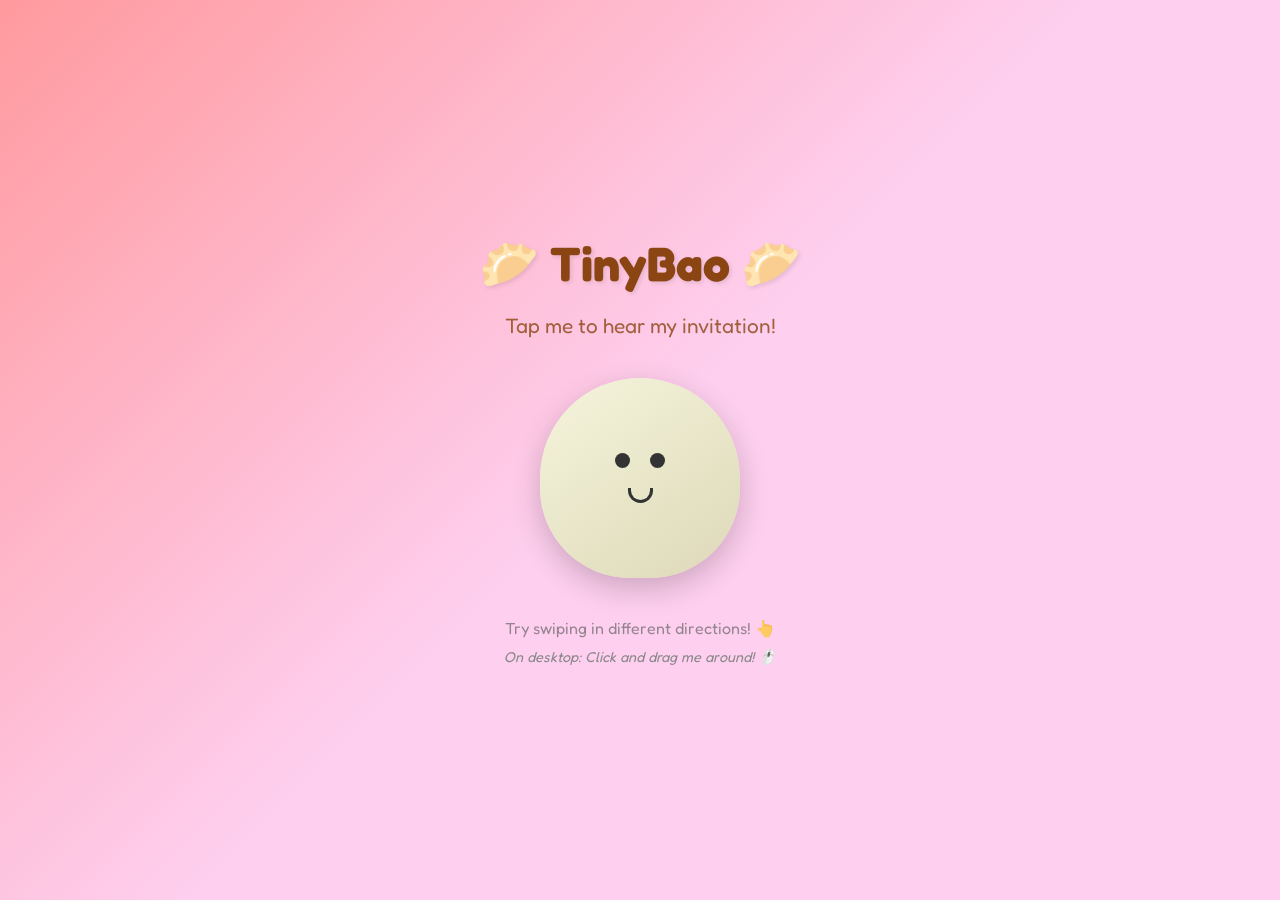
<file: testing/index.html>
<!DOCTYPE html>
<html lang="en">
<head>
    <meta charset="UTF-8">
    <meta name="viewport" content="width=device-width, initial-scale=1.0">
    <title>TinyBao - Swipe Me!</title>
    <style>
        @import url('https://fonts.googleapis.com/css2?family=Fredoka:wght@300;400;600&display=swap');
        
        * {
            margin: 0;
            padding: 0;
            box-sizing: border-box;
        }
        
        body {
            font-family: 'Fredoka', sans-serif;
            background: linear-gradient(135deg, #ff9a9e 0%, #fecfef 50%, #fecfef 100%);
            min-height: 100vh;
            display: flex;
            flex-direction: column;
            align-items: center;
            justify-content: center;
            overflow-x: hidden;
        }
        
        .container {
            text-align: center;
            max-width: 600px;
            padding: 20px;
        }
        
        .title {
            font-size: 3rem;
            color: #8B4513;
            margin-bottom: 20px;
            text-shadow: 2px 2px 4px rgba(0,0,0,0.1);
            animation: bounce 2s ease-in-out infinite;
        }
        
        @keyframes bounce {
            0%, 20%, 50%, 80%, 100% { transform: translateY(0); }
            40% { transform: translateY(-10px); }
            60% { transform: translateY(-5px); }
        }
        
        .bao-container {
            position: relative;
            margin: 40px auto;
            cursor: grab;
            user-select: none;
        }
        
        .bao-container:active {
            cursor: grabbing;
        }
        
        .bao {
            width: 200px;
            height: 200px;
            background: linear-gradient(145deg, #f5f5dc, #ddd8b8);
            border-radius: 50% 50% 45% 45%;
            position: relative;
            margin: 0 auto;
            box-shadow: 0 10px 30px rgba(0,0,0,0.2);
            transition: transform 0.3s ease, box-shadow 0.3s ease;
        }
        
        .bao:hover {
            transform: scale(1.05);
            box-shadow: 0 15px 40px rgba(0,0,0,0.3);
        }
        
        .bao.talking {
            animation: wiggle 0.3s ease-in-out infinite;
        }
        
        @keyframes wiggle {
            0%, 100% { transform: rotate(0deg) scale(1.05); }
            25% { transform: rotate(-2deg) scale(1.05); }
            75% { transform: rotate(2deg) scale(1.05); }
        }
        
        .face {
            position: absolute;
            top: 50%;
            left: 50%;
            transform: translate(-50%, -50%);
        }
        
        .eyes {
            display: flex;
            gap: 20px;
            margin-bottom: 20px;
        }
        
        .eye {
            width: 15px;
            height: 15px;
            background: #333;
            border-radius: 50%;
            animation: blink 3s infinite;
        }
        
        @keyframes blink {
            0%, 90%, 100% { transform: scaleY(1); }
            95% { transform: scaleY(0.1); }
        }
        
        .mouth {
            width: 25px;
            height: 15px;
            border: 3px solid #333;
            border-top: none;
            border-radius: 0 0 25px 25px;
            margin: 0 auto;
            transition: all 0.3s ease;
        }
        
        .mouth.talking {
            animation: talk 0.5s ease-in-out infinite;
        }
        
        @keyframes talk {
            0%, 100% { transform: scaleY(1); }
            50% { transform: scaleY(1.5); }
        }
        
        .speech-bubble {
            position: absolute;
            top: -80px;
            left: 50%;
            transform: translateX(-50%);
            background: white;
            padding: 15px 20px;
            border-radius: 20px;
            box-shadow: 0 5px 15px rgba(0,0,0,0.2);
            min-width: 200px;
            opacity: 0;
            transition: opacity 0.3s ease;
            font-size: 1.1rem;
            color: #333;
            font-weight: 400;
        }
        
        .speech-bubble:after {
            content: '';
            position: absolute;
            top: 100%;
            left: 50%;
            transform: translateX(-50%);
            border: 10px solid transparent;
            border-top-color: white;
        }
        
        .speech-bubble.visible {
            opacity: 1;
        }
        
        .instruction {
            font-size: 1.3rem;
            color: #8B4513;
            margin-bottom: 30px;
            opacity: 0.8;
        }
        
        .tap-instruction {
            font-size: 1rem;
            color: #666;
            margin-top: 30px;
            opacity: 0.7;
        }
        
        .desktop-hint {
            font-size: 0.9rem;
            color: #888;
            margin-top: 10px;
            font-style: italic;
        }
        
        .floating-hearts {
            position: absolute;
            pointer-events: none;
        }
        
        .heart {
            position: absolute;
            color: #ff69b4;
            font-size: 20px;
            animation: float-up 2s ease-out forwards;
        }
        
        @keyframes float-up {
            0% {
                opacity: 1;
                transform: translateY(0) scale(1);
            }
            100% {
                opacity: 0;
                transform: translateY(-100px) scale(0.5);
            }
        }
        
        @media (max-width: 768px) {
            .title { font-size: 2rem; }
            .bao { width: 150px; height: 150px; }
            .instruction { font-size: 1.1rem; }
        }
    </style>
</head>
<body>
    <div class="container">
        <h1 class="title">🥟 TinyBao 🥟</h1>
        
        <div class="instruction">Tap me to hear my invitation!</div>
        
        <div class="bao-container" id="baoContainer">
            <div class="speech-bubble" id="speechBubble">
                Swipe me to hear me jam! 🎵
            </div>
            <div class="bao" id="bao">
                <div class="face">
                    <div class="eyes">
                        <div class="eye"></div>
                        <div class="eye"></div>
                    </div>
                    <div class="mouth" id="mouth"></div>
                </div>
            </div>
        </div>
        
        <div class="tap-instruction">Try swiping in different directions! 👆</div>
        <div class="desktop-hint">On desktop: Click and drag me around! 🖱️</div>
    </div>

    <script>
        const bao = document.getElementById('bao');
        const baoContainer = document.getElementById('baoContainer');
        const speechBubble = document.getElementById('speechBubble');
        const mouth = document.getElementById('mouth');
        
        let isInitialTap = true;
        let isSwipeActive = false;
        let swipeTimeout;
        let currentPoemIndex = 0;
        let currentLineIndex = 0;
        let speechSynth = window.speechSynthesis;
        let currentUtterance = null;
        let isSpeaking = false;
        
        const poems = [
            [
                "I'm a little bao so round and sweet!",
                "Filled with joy that can't be beat!",
                "Steam me up and watch me shine!",
                "In your heart, I'll always dine!"
            ],
            [
                "Swipe me left, swipe me right!",
                "I'm your fluffy friend of light!",
                "Doughy dreams and tasty treats!",
                "Life is good when friendship meets!"
            ],
            [
                "Round and soft like morning clouds!",
                "My happiness sings clear and loud!",
                "Every swipe's a gentle hug!",
                "You're my favorite little bug!"
            ],
            [
                "In the kitchen I was born!",
                "Now I brighten up your morn!",
                "Swipe and play, let's dance around!",
                "Joy and laughter can be found!"
            ]
        ];
        
        const poemsWithEmoji = [
            [
                "I'm a little bao so round and sweet! 🥟",
                "Filled with joy that can't be beat! ✨",
                "Steam me up and watch me shine! 💫",
                "In your heart, I'll always dine! 💖"
            ],
            [
                "Swipe me left, swipe me right! 👈👉",
                "I'm your fluffy friend of light! ⭐",
                "Doughy dreams and tasty treats! 🌟",
                "Life is good when friendship meets! 🤗"
            ],
            [
                "Round and soft like morning clouds! ☁️",
                "My happiness sings clear and loud! 🎵",
                "Every swipe's a gentle hug! 🤗",
                "You're my favorite little bug! 🐛💕"
            ],
            [
                "In the kitchen I was born! 👨‍🍳",
                "Now I brighten up your morn! 🌅",
                "Swipe and play, let's dance around! 💃",
                "Joy and laughter can be found! 😄"
            ]
        ];
        
        // Initial tap functionality
        baoContainer.addEventListener('click', function(e) {
            if (isInitialTap) {
                speechBubble.classList.add('visible');
                createHearts(e.clientX, e.clientY);
                isInitialTap = false;
                
                // Also speak the invitation
                const invitation = new SpeechSynthesisUtterance("Swipe me to hear me jam!");
                invitation.rate = 0.9;
                invitation.pitch = 1.3;
                invitation.volume = 0.8;
                speechSynth.speak(invitation);
                
                setTimeout(() => {
                    speechBubble.classList.remove('visible');
                }, 3000);
            }
        });
        
        // Touch events for mobile
        let startX = 0, startY = 0;
        let isDragging = false;
        
        baoContainer.addEventListener('touchstart', function(e) {
            e.preventDefault();
            const touch = e.touches[0];
            startX = touch.clientX;
            startY = touch.clientY;
            isDragging = true;
            startSwipe();
        });
        
        baoContainer.addEventListener('touchmove', function(e) {
            e.preventDefault();
            if (isDragging) {
                continueSwipe();
            }
        });
        
        baoContainer.addEventListener('touchend', function(e) {
            e.preventDefault();
            isDragging = false;
            endSwipe();
        });
        
        // Mouse events for desktop
        baoContainer.addEventListener('mousedown', function(e) {
            e.preventDefault();
            startX = e.clientX;
            startY = e.clientY;
            isDragging = true;
            startSwipe();
        });
        
        document.addEventListener('mousemove', function(e) {
            if (isDragging) {
                continueSwipe();
            }
        });
        
        document.addEventListener('mouseup', function(e) {
            if (isDragging) {
                isDragging = false;
                endSwipe();
            }
        });
        
        function startSwipe() {
            if (isInitialTap) return;
            
            isSwipeActive = true;
            bao.classList.add('talking');
            mouth.classList.add('talking');
            
            // Start speaking the current line
            speakCurrentLine();
        }
        
        function continueSwipe() {
            if (!isSwipeActive) return;
            
            // If not currently speaking, continue to next line
            if (!isSpeaking) {
                advanceToNextLine();
                speakCurrentLine();
            }
        }
        
        function endSwipe() {
            isSwipeActive = false;
            bao.classList.remove('talking');
            mouth.classList.remove('talking');
            speechBubble.classList.remove('visible');
            
            // Stop speaking
            stopSpeaking();
            clearTimeout(swipeTimeout);
        }
        
        function speakCurrentLine() {
            if (isSpeaking || !isSwipeActive) return;
            
            const currentPoem = poems[currentPoemIndex];
            const line = currentPoem[currentLineIndex];
            const lineWithEmoji = poemsWithEmoji[currentPoemIndex][currentLineIndex];
            
            // Show text bubble with emoji
            speechBubble.textContent = lineWithEmoji;
            speechBubble.classList.add('visible');
            
            // Speak the line (without emoji)
            currentUtterance = new SpeechSynthesisUtterance(line);
            currentUtterance.rate = 0.9; // Slightly slower for cute effect
            currentUtterance.pitch = 1.3; // Higher pitch for cute voice
            currentUtterance.volume = 0.8;
            
            // Find a cute/child-like voice if available
            const voices = speechSynth.getVoices();
            const cuteVoice = voices.find(voice => 
                voice.name.toLowerCase().includes('female') || 
                voice.name.toLowerCase().includes('woman') ||
                voice.name.toLowerCase().includes('karen') ||
                voice.name.toLowerCase().includes('samantha')
            );
            if (cuteVoice) {
                currentUtterance.voice = cuteVoice;
            }
            
            isSpeaking = true;
            
            currentUtterance.onend = () => {
                isSpeaking = false;
                if (isSwipeActive) {
                    // Auto-advance to next line after a short pause
                    swipeTimeout = setTimeout(() => {
                        if (isSwipeActive && !isSpeaking) {
                            advanceToNextLine();
                            speakCurrentLine();
                        }
                    }, 500);
                }
            };
            
            currentUtterance.onerror = () => {
                isSpeaking = false;
            };
            
            speechSynth.speak(currentUtterance);
        }
        
        function stopSpeaking() {
            if (currentUtterance) {
                speechSynth.cancel();
                isSpeaking = false;
                currentUtterance = null;
            }
        }
        
        function showCurrentLine() {
            const currentPoem = poemsWithEmoji[currentPoemIndex];
            const line = currentPoem[currentLineIndex];
            
            speechBubble.textContent = line;
            speechBubble.classList.add('visible');
        }
        
        function advanceToNextLine() {
            currentLineIndex++;
            
            // Check if we've reached the end of current poem
            if (currentLineIndex >= poems[currentPoemIndex].length) {
                currentLineIndex = 0;
                currentPoemIndex = (currentPoemIndex + 1) % poems.length;
            }
        }
        
        function createHearts(x, y) {
            const heartsContainer = document.createElement('div');
            heartsContainer.className = 'floating-hearts';
            heartsContainer.style.left = x + 'px';
            heartsContainer.style.top = y + 'px';
            document.body.appendChild(heartsContainer);
            
            for (let i = 0; i < 5; i++) {
                const heart = document.createElement('div');
                heart.className = 'heart';
                heart.textContent = '💖';
                heart.style.left = (Math.random() - 0.5) * 50 + 'px';
                heart.style.animationDelay = Math.random() * 0.5 + 's';
                heartsContainer.appendChild(heart);
            }
            
            setTimeout(() => {
                document.body.removeChild(heartsContainer);
            }, 2000);
        }
        
        // Prevent context menu on long press
        baoContainer.addEventListener('contextmenu', function(e) {
            e.preventDefault();
        });
    </script>
</body>
</html>
</file>
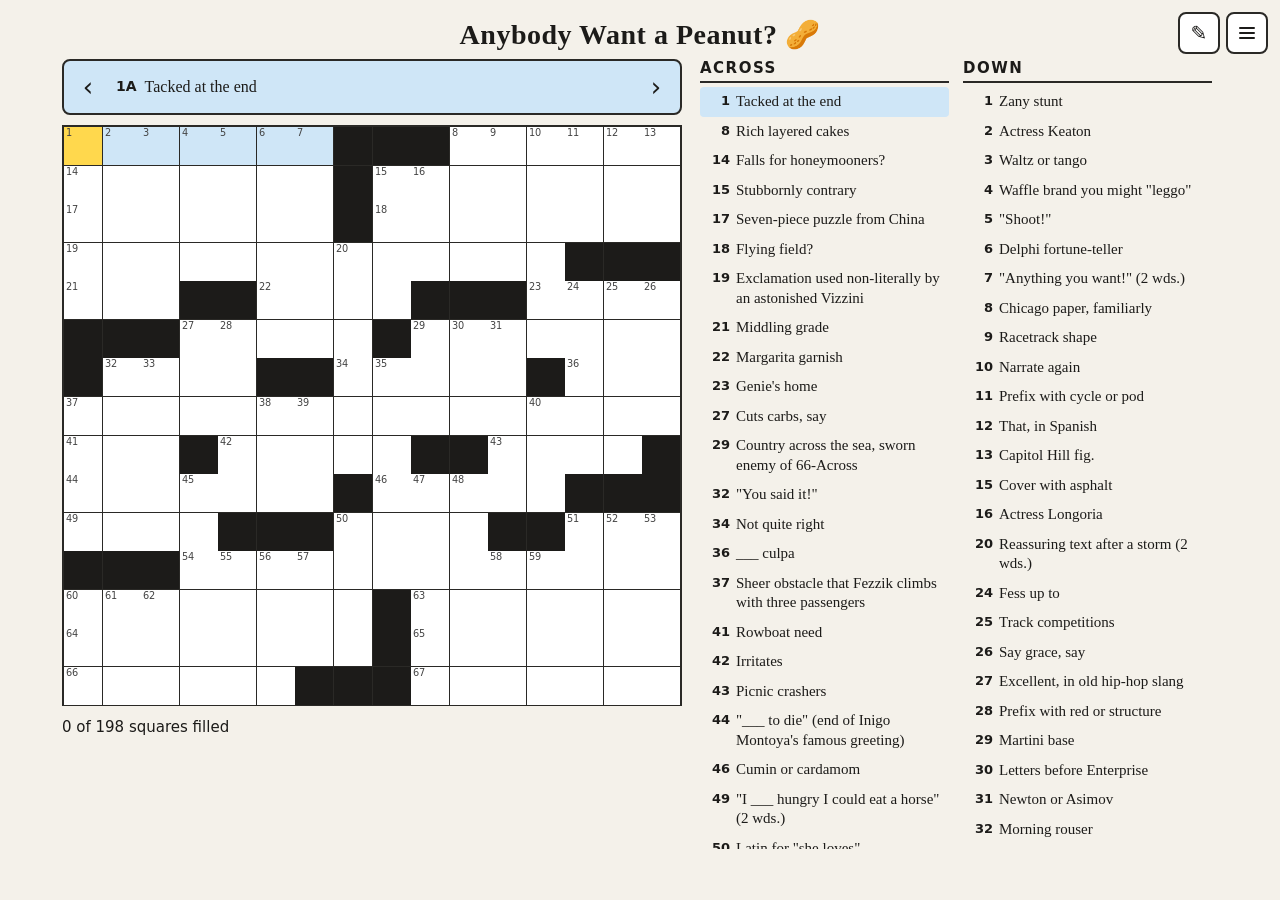
<file: puzzle/twoowuv/index.html>
<!DOCTYPE html>
<html lang="en">
<head>
<meta charset="UTF-8">
<meta name="viewport" content="width=device-width, initial-scale=1.0, viewport-fit=cover">
<meta name="apple-mobile-web-app-title" content="tiny bao puzzle">
<link rel="apple-touch-icon" href="/lilbao_351.png">
<link rel="icon" type="image/png" href="/lilbao_351.png">
<title>Anybody Want a Peanut? &#129372;</title>
<meta name="description" content="A crossword for anyone who has ever stormed a castle.">
<meta property="og:type" content="website">
<meta property="og:site_name" content="tiny bao">
<meta property="og:title" content="Anybody Want a Peanut? &#129372;">
<meta property="og:description" content="A crossword for anyone who has ever stormed a castle.">
<meta property="og:url" content="https://www.tinybao.com/puzzle/twoowuv/">
<meta property="og:image" content="https://www.tinybao.com/puzzle/twoowuv/preview.png">
<meta property="og:image:type" content="image/png">
<meta property="og:image:width" content="1200">
<meta property="og:image:height" content="630">
<meta property="og:image:alt" content="An empty crossword grid titled Anybody Want a Peanut?">
<meta name="twitter:card" content="summary_large_image">
<style>
  :root {
    --bg: #f4f1ea; --ink: #1c1b19; --muted: #6d685f; --line: #2a2926;
    --cell: #ffffff; --block: #1c1b19; --word: #cfe6f7; --cursor: #ffd84d;
    --good: #1d7a46; --bad: #c0392b; --badbg: #fbdada; --revbg: #dcf1df; --panel: #ffffff; --key: #e3dfd6; --pencil: #8a8a8a;
  }
  * { box-sizing: border-box; margin: 0; padding: 0; }
  html, body { background: var(--bg); color: var(--ink); }
  body { font-family: Georgia, "Times New Roman", serif; touch-action: manipulation; -webkit-text-size-adjust: 100%; }
  button { font: inherit; color: inherit; cursor: pointer; }
  header { text-align: center; padding: 18px 110px 8px; position: relative; }
  .tools { position: absolute; top: 12px; right: 12px; display: flex; gap: 6px; }
  .tools > button { display: flex; align-items: center; justify-content: center; padding: 0; width: 42px; height: 42px; border: 2px solid var(--line); border-radius: 8px; background: var(--panel); font: 20px/1 system-ui, sans-serif; }
  .tools > button.on { background: var(--pencil); color: #fff; }
  #menu { display: none; position: absolute; top: 48px; right: 0; z-index: 20; background: var(--panel); border: 2px solid var(--line); border-radius: 8px; overflow: hidden; min-width: 170px; box-shadow: 0 6px 18px rgba(0,0,0,.2); }
  #menu.open { display: block; }
  #menu button { display: block; width: 100%; text-align: left; padding: 13px 16px; border: 0; background: transparent; font: 600 15px system-ui, sans-serif; }
  #menu button + button { border-top: 1px solid #ddd; }
  #menu button:hover { background: var(--word); }
  header h1 { font-size: 28px; letter-spacing: .5px; }
  header p { color: var(--muted); font-size: 14px; margin-top: 4px; font-style: italic; }
  .wrap { max-width: 1180px; margin: 0 auto; padding: 0 12px 24px; display: grid; gap: 18px; grid-template-columns: 1fr; }
  .board { min-width: 0; }
  .cluebar { display: flex; align-items: stretch; background: var(--word); border: 2px solid var(--line); border-radius: 8px; overflow: hidden; min-height: 56px; }
  .cluebar button { flex: 0 0 48px; background: transparent; border: 0; font-size: 26px; font-family: system-ui, sans-serif; }
  .cluebar button:active { background: rgba(0,0,0,.12); }
  .cluebar .txt { flex: 1; display: flex; align-items: center; padding: 6px 4px; font-size: 16px; line-height: 1.25; }
  .cluebar .txt b { margin-right: 8px; white-space: nowrap; font-family: system-ui, sans-serif; font-size: 14px; }
  #grid { display: grid; grid-template-columns: repeat(16, 1fr); border: 2px solid var(--line); background: var(--line); gap: 1px; user-select: none; -webkit-user-select: none; }
  .c { position: relative; background: var(--cell); aspect-ratio: 1; container-type: inline-size; cursor: pointer; }
  .c.b { background: var(--block); cursor: default; }
  #gridwrap { position: relative; margin-top: 10px; }
  #cliffs { position: absolute; inset: 0; width: 100%; height: 100%; pointer-events: none; opacity: 0; mix-blend-mode: multiply; transition: opacity 2.5s ease; }
  #gridwrap.solved #cliffs { opacity: .62; }
  #climber { position: absolute; inset: 0; width: 100%; height: 100%; pointer-events: none; opacity: 0; transition: opacity 2.5s ease 1s; }
  #gridwrap.solved #climber { opacity: .85; }
  #gridwrap.solved:not(.review) .c.w, #gridwrap.solved:not(.review) .c.cur { background: var(--cell); }
  .c.w { background: var(--word); }
  .c.cur { background: var(--cursor); }
  .c .n { position: absolute; top: 2cqw; left: 5cqw; font: 26cqw/1 system-ui, sans-serif; color: #444; }
  .c .l { position: absolute; inset: 0; display: flex; align-items: flex-end; justify-content: center; padding-bottom: 6cqw; font: 600 62cqw/1 system-ui, sans-serif; text-transform: uppercase; }
  .c.p .l { color: var(--pencil); }
  .c.bad { background: var(--badbg); }
  .c.rev { background: var(--revbg); }
  .c.cur { background: var(--cursor); }
  @keyframes flrev { 0%, 55% { background: #8fd6a0; } }
  @keyframes flbad { 0%, 55% { background: #f2a0a0; } }
  .c.flrev { animation: flrev 1s ease-out; }
  .c.flbad { animation: flbad 1s ease-out; }

  .actions { display: flex; gap: 10px; margin-top: 12px; flex-wrap: wrap; align-items: center; }
  .actions button { padding: 10px 16px; border: 2px solid var(--line); border-radius: 8px; background: var(--panel); font-family: system-ui, sans-serif; font-size: 15px; font-weight: 600; }
  .actions button.primary { background: var(--ink); color: #fff; }
  #status { font-family: system-ui, sans-serif; font-size: 15px; flex: 1 1 200px; }
  .lists { display: grid; grid-template-columns: 1fr 1fr; gap: 14px; min-width: 0; }
  .lists h2 { font-size: 15px; text-transform: uppercase; letter-spacing: 1.5px; border-bottom: 2px solid var(--line); padding-bottom: 4px; margin-bottom: 4px; font-family: system-ui, sans-serif; }
  .lists ol { list-style: none; }
  .lists li { display: flex; gap: 6px; padding: 5px 6px; font-size: 15px; line-height: 1.3; border-radius: 4px; cursor: pointer; }
  .lists li b { flex: 0 0 24px; text-align: right; font-family: system-ui, sans-serif; font-size: 13px; padding-top: 1px; }
  .lists li.on { background: var(--word); }
  .lists li.done span { color: var(--muted); text-decoration: line-through; text-decoration-color: rgba(0,0,0,.25); }
  .lists.solved li.done span { color: inherit; text-decoration: none; }

  #kb { display: none; }
  @media (min-width: 900px) {
    .wrap { grid-template-columns: minmax(0, 620px) minmax(0, 1fr); align-items: start; }
    .lists { max-height: calc(100vh - 110px); overflow: auto; padding-right: 6px; }
    .board { position: sticky; top: 10px; }
  }
  @media (max-width: 899px) {
    header { padding: 14px 104px 8px 12px; text-align: left; } .tools { top: 8px; right: 8px; } header h1 { font-size: 22px; } header p { font-size: 13px; }
    .wrap { padding: 0 6px 24px; }
    .lists li { font-size: 14px; }
  }
  /* touch layout: clue bar and keyboard pinned to the bottom */
  body.touch .wrap { padding-bottom: 250px; }
  body.touch #pencil { display: none; }
  body.touch header { padding: 9px 56px 3px 10px; }
  body.touch header h1 { font-size: 20px; }
  body.touch .tools { top: 4px; right: 6px; }
  body.touch .tools > button { width: 36px; height: 36px; }
  body.touch .dock { position: fixed; left: 0; right: 0; bottom: 0; z-index: 5; background: var(--bg); padding: 6px 4px calc(6px + env(safe-area-inset-bottom)); box-shadow: 0 -2px 10px rgba(0,0,0,.15); }
  body.touch .cluebar { border-radius: 6px; min-height: 52px; }
  body.touch #kb { display: block; margin-top: 6px; }
  body.touch #gridwrap { margin-top: 4px; }
  .kr { display: flex; justify-content: center; gap: 4px; margin-top: 5px; }
  .kr button { flex: 1 1 0; max-width: 44px; height: 44px; border: 0; border-radius: 5px; background: var(--key); font: 600 17px system-ui, sans-serif; }
  .kr button.wide { flex: 1.6 1 0; max-width: 70px; font-size: 14px; }
  .kr button:active { background: #b9b4a8; }
  .kr button.on { background: var(--pencil); color: #fff; }

  #modal { display: none; position: fixed; inset: 0; z-index: 50; background: rgba(20,18,15,.6); align-items: center; justify-content: center; padding: 20px; }
  #modal.open { display: flex; }
  #modal .card { background: var(--panel); border: 2px solid var(--line); border-radius: 14px; padding: 26px 22px 22px; max-width: 360px; width: 100%; text-align: center; box-shadow: 0 12px 40px rgba(0,0,0,.35); }
  #modal .emo { font-size: 64px; line-height: 1; }
  #modal h2 { font-size: 24px; margin: 12px 0 8px; }
  #modal p { font-size: 17px; line-height: 1.4; color: #3a3833; }
  #modal button { margin-top: 18px; padding: 12px 26px; border: 2px solid var(--line); border-radius: 8px; background: var(--ink); color: #fff; font: 600 16px system-ui, sans-serif; }
</style>
</head>
<body>
<header>
  <h1>Anybody Want a Peanut? &#129372;</h1>
  <div class="tools">
    <button id="pencil" aria-label="Pencil mode" aria-pressed="false" title="Pencil">&#9998;</button>
    <button id="menubtn" aria-label="Menu" aria-haspopup="true" title="Menu"><svg width="20" height="20" viewBox="0 0 20 20" aria-hidden="true"><path d="M3 5h14M3 10h14M3 15h14" stroke="currentColor" stroke-width="2" stroke-linecap="round"/></svg></button>
    <div id="menu">
      <button id="reveal">Reveal letter</button>
      <button id="mistakes">Reveal mistakes</button>
      <button id="clear">Start over</button>
    </div>
  </div>
</header>
<div class="wrap">
  <div class="board">
    <div class="dock">
      <div class="cluebar">
        <button id="prev" aria-label="Previous unfinished clue">&lsaquo;</button>
        <div class="txt" id="cluetxt"></div>
        <button id="next" aria-label="Next unfinished clue">&rsaquo;</button>
      </div>
      <div id="kb"></div>
    </div>
    <div id="gridwrap">
      <div id="grid"></div>
      <svg id="cliffs" viewBox="0 0 150 160" preserveAspectRatio="none" aria-hidden="true">
        <defs>
          <linearGradient id="sky" x1="0" y1="0" x2="0" y2="1"><stop offset="0" stop-color="#7fa8d6"/><stop offset=".7" stop-color="#f3c9a0"/><stop offset="1" stop-color="#f6dcc0"/></linearGradient>
          <linearGradient id="rock" x1="0" y1="0" x2="1" y2="0"><stop offset="0" stop-color="#8c7a68"/><stop offset="1" stop-color="#4f4439"/></linearGradient>
        </defs>
        <rect width="150" height="160" fill="url(#sky)"/>
        <circle cx="28" cy="30" r="9" fill="#fff6d8"/>
        <path d="M0 132h150v28H0z" fill="#3f6f93"/>
        <path d="M0 138q8-3 16 0t16 0 16 0 16 0v2H0z" fill="#6d9dbd" opacity=".7"/>
        <path d="M6 150q8-3 16 0t16 0 16 0v2H6z" fill="#6d9dbd" opacity=".6"/>
        <path d="M150 12h-30l-6 3-12-2-9 4-7-1-5 5 2 14-4 12 3 15-5 13 4 16-3 14 5 12-4 13 3 12h68z" fill="url(#rock)"/>
        <path d="M81 21l3 14-4 12 3 15-5 13 4 16-3 14 5 12-4 13 3 12 9 0-2-14 4-13-5-12 3-15-4-15 4-14-3-13 3-12-2-13z" fill="#a8947f"/>
        <path d="M100 30l4 20-3 22 5 24-4 26 3 20M118 22l-3 26 5 24-4 30 4 28M134 18l3 30-4 34 5 30-3 26" stroke="#3d342b" stroke-width="1.2" fill="none" opacity=".55"/>
        
        <path d="M150 12h-30l-6 3-12-2-9 4-7-1-5 5q20-4 34-3t35 2z" fill="#6f8a4f"/>
        <path d="M30 128h18l-3 5H33zM38 128v-14M38 114l8 10h-8zM38 116l-6 8h6z" fill="#2f2a26"/>
      </svg>
      <svg id="climber" viewBox="0 0 150 160" preserveAspectRatio="none" aria-hidden="true">
        <ellipse cx="90" cy="14.5" rx="6" ry="4.2" fill="#6a5f55" fill-opacity=".4"/>
        <path d="M85.5 12.5q4.5 5 9 .5M85 15q5 4.5 10 0" stroke="#2a2420" stroke-width=".8" fill="none"/>
        <path d="M85.2 15.5Q78 16 76 22V131" stroke="#2a2420" stroke-width=".8" fill="none"/>
        <g transform="translate(73.3 66) scale(.27)" stroke-linecap="round" stroke-linejoin="round">
          <path d="M5.5 22.5L11 26L13.2 31.5M6 23L8.5 30.5L12.8 36" stroke="#0b0b0b" stroke-width="2.7" fill="none"/>
          <path d="M11.8 31.5l2.6 .6M11.4 36l2.8 .5" stroke="#0b0b0b" stroke-width="2.2" fill="none"/>
          <path d="M3.8 12.2Q3 17 4 23.5L8.8 23.5Q9.8 17 9.6 12.2Q6.7 10.6 3.8 12.2Z" fill="#0b0b0b" stroke="#0b0b0b" stroke-width="1"/>
          <path d="M4 22.8L3 26.5" stroke="#0b0b0b" stroke-width="1.1" fill="none"/>
          <path d="M9 12.8L12.2 9L10.2 4M8.8 14.5L12 14.5L10.2 10.8" stroke="#0b0b0b" stroke-width="2.2" fill="none"/>
          <circle cx="10.2" cy="3.6" r="1" fill="#e9b999"/><circle cx="10.2" cy="10.4" r="1" fill="#e9b999"/>
          <circle cx="6.8" cy="7.2" r="2.9" fill="#e9b999"/>
          <path d="M3.9 7.2A2.9 2.9 0 0 1 9.7 7.2L9.7 6.4L3.9 6.4Z" fill="#0b0b0b"/>
          <path d="M3.9 6.3h5.8v1.7h-5.8z" fill="#0b0b0b"/>
          <path d="M4 7.2l-1.6 1.2" stroke="#0b0b0b" stroke-width=".7" fill="none"/>
        </g>
      </svg>
    </div>
    <div class="actions">

      <div id="status"></div>
    </div>
  </div>
  <div class="lists">
    <div><h2>Across</h2><ol id="la"></ol></div>
    <div><h2>Down</h2><ol id="ld"></ol></div>
  </div>
</div>
<div id="modal" role="dialog" aria-modal="true" aria-labelledby="mtitle">
  <div class="card">
    <div class="emo" id="memo"></div>
    <h2 id="mtitle"></h2>
    <p id="mtext"></p>
    <button id="mok"></button>
  </div>
</div>
<script>
const ORIG = [
"ADDEDON###TORTES","NIAGARA#PERVERSE","TANGRAM#AVIATION","INCONCEIVABLE###",
"CEE##LIME###LAMP","###DIETS#GUILDER","#AMEN##AMISS#MEA","CLIFFSOFINSANITY",
"OAR#RILES##ANTS#","PREPARE#SPICE###","AMSO###AMAT##FAR","###PRINCESSBRIDE",
"STOLENON#SALINAS","PINAFORE#AGESAGO","FLORIN###TOWELED"];
const CLUES = {
ADDEDON:"Tacked at the end", TORTES:"Rich layered cakes", NIAGARA:"Falls for honeymooners?", PERVERSE:"Stubbornly contrary",
TANGRAM:"Seven-piece puzzle from China", AVIATION:"Flying field?",
INCONCEIVABLE:"Exclamation used non-literally by an astonished Vizzini",
CEE:"Middling grade", LIME:"Margarita garnish", LAMP:"Genie's home", DIETS:"Cuts carbs, say",
GUILDER:"Country across the sea, sworn enemy of {FLORIN}", AMEN:"\"You said it!\"", AMISS:"Not quite right", MEA:"___ culpa",
CLIFFSOFINSANITY:"Sheer obstacle that Fezzik climbs with three passengers",
OAR:"Rowboat need", RILES:"Irritates", ANTS:"Picnic crashers",
PREPARE:"\"___ to die\" (end of Inigo Montoya's famous greeting)", SPICE:"Cumin or cardamom",
AMSO:"\"I ___ hungry I could eat a horse\" (2 wds.)", AMAT:"Latin for \"she loves\"", FAR:"A long way off",
PRINCESSBRIDE:"With \"The,\" 1987 fairy-tale film celebrated in this puzzle",
STOLENON:"Approached stealthily, old-style (2 wds.)", SALINAS:"Steinbeck's California hometown",
PINAFORE:"Gilbert and Sullivan's \"H.M.S. ___\"", AGESAGO:"Way back when (2 wds.)",
FLORIN:"Buttercup's homeland, ruled by Prince Humperdinck", TOWELED:"Dried (off) after a shower",
ANTIC:"Zany stunt", DIANE:"Actress Keaton", DANCE:"Waltz or tango", EGGO:"Waffle brand you might \"leggo\"", DARN:"\"Shoot!\"",
ORACLE:"Delphi fortune-teller", NAMEIT:"\"Anything you want!\" (2 wds.)", TRIB:"Chicago paper, familiarly", OVAL:"Racetrack shape",
RETELL:"Narrate again", TRI:"Prefix with cycle or pod", ESO:"That, in Spanish", SEN:"Capitol Hill fig.",
PAVE:"Cover with asphalt", EVA:"Actress Longoria", IMSAFE:"Reassuring text after a storm (2 wds.)", ADMIT:"Fess up to",
MEETS:"Track competitions", PRAY:"Say grace, say", DEF:"Excellent, in old hip-hop slang", INFRA:"Prefix with red or structure",
GIN:"Martini base", USS:"Letters before Enterprise", ISAAC:"Newton or Asimov", ALARM:"Morning rouser", MIRES:"Bogs down",
MISSME:"Question from someone back from a long trip (2 wds.)", COPA:"Manilow hot spot, with \"the\"", SIR:"Knight's title",
OLE:"Bullring cheer", NNE:"Opposite of SSW", POPLAR:"Tall, fast-growing tree", PASSAT:"Volkswagen sedan",
ITSAGO:"\"We're all set!\" (3 wds.)", ACNE:"Teen's skin woe", FINAL:"End-of-semester exam", ADAGE:"Old saying",
RESOD:"Add grass to again", REFI:"New home loan, for short", INON:"Privy to (2 wds.)", NOR:"Neither's partner",
BLEW:"Squandered, as a lead", RISE:"Get out of bed", SPF:"Sunscreen letters", TIL:"Up to, briefly", ONO:"Yoko of music"
};
const ROWS = ORIG;
const H = ROWS.length, W = ROWS[0].length, KEY = "tinybao-puzzle-asyouwish-v3", FLIPKEY = "tinybao-puzzle-asyouwish-v2", OLDKEY = "tinybao-puzzle-asyouwish-v1";
const sol = (r, c) => (r < 0 || c < 0 || r >= H || c >= W) ? "#" : ROWS[r][c];
const cells = [], words = [];           // words: {dir, num, cells:[[r,c]], ans, clue, li}
const at = {};                          // "r,c" -> {a: wordIndex, d: wordIndex}
let num = 0;
for (let r = 0; r < H; r++) for (let c = 0; c < W; c++) {
  if (sol(r, c) === "#") continue;
  const sa = sol(r, c - 1) === "#" && sol(r, c + 1) !== "#", sd = sol(r - 1, c) === "#" && sol(r + 1, c) !== "#";
  if (sa || sd) num++;
  at[r + "," + c] = at[r + "," + c] || {};
  if (sa) { const cs = []; for (let x = c; sol(r, x) !== "#"; x++) cs.push([r, x]); words.push({ dir: "a", num, cells: cs }); }
  if (sd) { const cs = []; for (let y = r; sol(y, c) !== "#"; y++) cs.push([y, c]); words.push({ dir: "d", num, cells: cs }); }
  if (sa || sd) at[r + "," + c].num = num;
}
words.sort((x, y) => (x.dir === y.dir ? x.num - y.num : x.dir === "a" ? -1 : 1));
words.forEach((w, i) => {
  w.ans = w.cells.map(([r, c]) => sol(r, c)).join(""); w.clue = CLUES[w.ans] || w.ans;
  w.cells.forEach(([r, c]) => { (at[r + "," + c] = at[r + "," + c] || {})[w.dir] = i; });
});

words.forEach(w => { w.clue = w.clue.replace(/\{(\w+)\}/, (_, a) => { const t = words.find(x => x.ans === a); return t.num + (t.dir === "a" ? "-Across" : "-Down"); }); });
let fill = {}, pen = {}, bad = {}, rev = {}, fl = {}, review = false, pencil = false, cur = { r: 0, c: 0, dir: "a" };
try {   // carry progress over from earlier layouts (v2 was flipped along the diagonal)
  if (!localStorage.getItem(KEY)) {
    if (localStorage.getItem(FLIPKEY)) {
      const o = JSON.parse(localStorage.getItem(FLIPKEY)), t = m => Object.fromEntries(Object.entries(m || {}).map(([k, v]) => [k.split(",").reverse().join(","), v]));
      localStorage.setItem(KEY, JSON.stringify({ fill: t(o.fill), pen: t(o.pen), bad: t(o.bad), rev: t(o.rev), pencil: o.pencil, cur: o.cur ? { r: o.cur.c, c: o.cur.r, dir: o.cur.dir === "a" ? "d" : "a" } : null }));
    } else if (localStorage.getItem(OLDKEY)) localStorage.setItem(KEY, localStorage.getItem(OLDKEY));
  }
} catch (e) {}
try { const s = JSON.parse(localStorage.getItem(KEY) || "{}"); fill = s.fill || {}; pen = s.pen || {}; bad = s.bad || {}; rev = s.rev || {}; pencil = !!s.pencil; if (s.cur) cur = s.cur; } catch (e) {}
const save = () => { try { localStorage.setItem(KEY, JSON.stringify({ fill, pen, bad, rev, pencil, cur })); } catch (e) {} };
const $ = id => document.getElementById(id);
const get = (r, c) => fill[r + "," + c] || "";
const wordAt = () => words[at[cur.r + "," + cur.c][cur.dir]];
const isDone = w => w.cells.every(([r, c]) => get(r, c));

// build grid
const grid = $("grid");
for (let r = 0; r < H; r++) { cells.push([]); for (let c = 0; c < W; c++) {
  const d = document.createElement("div"); d.className = "c" + (sol(r, c) === "#" ? " b" : "");
  if (sol(r, c) !== "#") {
    const n = at[r + "," + c].num; d.innerHTML = (n ? `<span class="n">${n}</span>` : "") + `<span class="l"></span>`;
    d.addEventListener("click", () => { if (cur.r === r && cur.c === c) flip(); else { cur.r = r; cur.c = c; if (at[r + "," + c][cur.dir] === undefined) flip(); } render(); });
  }
  grid.appendChild(d); cells[r].push(d);
} }
// build clue lists
words.forEach((w, i) => {
  const li = document.createElement("li"); li.innerHTML = `<b>${w.num}</b><span></span>`; li.lastChild.textContent = w.clue;
  li.addEventListener("click", () => { goWord(i); render(); });
  (w.dir === "a" ? $("la") : $("ld")).appendChild(li); w.li = li;
});

function flip() { const o = cur.dir === "a" ? "d" : "a"; if (at[cur.r + "," + cur.c][o] !== undefined) cur.dir = o; }
function goWord(i) { const w = words[i]; cur.dir = w.dir; const e = w.cells.find(([r, c]) => !get(r, c)) || w.cells[0]; cur.r = e[0]; cur.c = e[1]; }
function step(delta) {   // next/previous unfinished clue; falls back to plain next when all are filled
  const i = at[cur.r + "," + cur.c][cur.dir], n = words.length;
  for (let k = 1; k <= n; k++) { const j = (i + delta * k + n * k) % n; if (!isDone(words[j])) return goWord(j); }
  goWord((i + delta + n) % n);
}
function move(dr, dc) {
  let r = cur.r + dr, c = cur.c + dc;
  while (r >= 0 && c >= 0 && r < H && c < W && sol(r, c) === "#") { r += dr; c += dc; }
  if (r >= 0 && c >= 0 && r < H && c < W) { cur.r = r; cur.c = c; if (at[r + "," + c][cur.dir] === undefined) flip(); }
}
function type(ch) {
  delete bad[cur.r + "," + cur.c]; delete rev[cur.r + "," + cur.c];
  fill[cur.r + "," + cur.c] = ch;
  if (pencil) pen[cur.r + "," + cur.c] = 1; else delete pen[cur.r + "," + cur.c];
  const w = wordAt(), k = w.cells.findIndex(([r, c]) => r === cur.r && c === cur.c);
  const nxt = w.cells.slice(k + 1).find(([r, c]) => !get(r, c)) || w.cells.find(([r, c]) => !get(r, c));
  if (nxt) { cur.r = nxt[0]; cur.c = nxt[1]; }
  else if (k < w.cells.length - 1) { cur.r = w.cells[k + 1][0]; cur.c = w.cells[k + 1][1]; }
  else step(1);
}
function back() {

  const w = wordAt(), k = w.cells.findIndex(([r, c]) => r === cur.r && c === cur.c);
  if (!get(cur.r, cur.c)) {
    if (k > 0) { cur.r = w.cells[k - 1][0]; cur.c = w.cells[k - 1][1]; }
    else {   // at the start of a word: hop to the last square of the previous clue
      const p = words[(at[cur.r + "," + cur.c][cur.dir] - 1 + words.length) % words.length], e = p.cells[p.cells.length - 1];
      cur.dir = p.dir; cur.r = e[0]; cur.c = e[1];
    }
  }
  delete fill[cur.r + "," + cur.c]; delete pen[cur.r + "," + cur.c]; delete bad[cur.r + "," + cur.c]; delete rev[cur.r + "," + cur.c];
}

function arrow(dir, dr, dc) {   // an arrow across the current direction turns first, then moves
  if (cur.dir !== dir && at[cur.r + "," + cur.c][dir] !== undefined) cur.dir = dir; else move(dr, dc);
}
function flash(keys, cls) {   // brief colour pulse so reveals always give feedback, even under the cursor
  keys.forEach(k => { const [r, c] = k.split(",").map(Number), d = cells[r][c]; d.classList.remove(cls); void d.offsetWidth; d.classList.add(cls); fl[k] = cls; });
  setTimeout(() => keys.forEach(k => { if (fl[k] === cls) { delete fl[k]; const [r, c] = k.split(",").map(Number); cells[r][c].classList.remove(cls); } }), 1000);
}

let wasFull = null, wasSolved = null;
function popup(emo, title, text, btn) { $("memo").textContent = emo; $("mtitle").textContent = title; $("mtext").textContent = text; $("mok").textContent = btn; $("modal").classList.add("open"); $("mok").focus(); }
function closePopup() { $("modal").classList.remove("open"); $("mok").blur(); }

function render() {
  const w = wordAt(), inw = new Set(w.cells.map(x => x.join(",")));
  let filled = 0, total = 0, right = 0;
  for (let r = 0; r < H; r++) for (let c = 0; c < W; c++) {
    if (sol(r, c) === "#") continue;
    const d = cells[r][c], v = get(r, c), k = r + "," + c, good = v === sol(r, c);
    total++; if (v) filled++; if (good) right++;
    d.className = "c" + (inw.has(k) ? " w" : "") + (pen[k] ? " p" : "") + (bad[k] ? " bad" : "") + (rev[k] ? " rev" : "") + (r === cur.r && c === cur.c ? " cur" : "") + (fl[k] ? " " + fl[k] : "");
    d.querySelector(".l").textContent = v;

  }

  words.forEach(x => {

    x.li.className = (x === w ? "on " : "") + (isDone(x) ? "done" : "");

  });
  $("cluetxt").innerHTML = `<b>${w.num}${w.dir === "a" ? "A" : "D"}</b><span></span>`; $("cluetxt").lastChild.textContent = w.clue;

  document.querySelectorAll("#pencil, .kr .pk").forEach(b => { b.classList.toggle("on", pencil); b.setAttribute("aria-pressed", pencil); });
  $("status").textContent = right === total ? "Solved! Have fun storming the castle!" : `${filled} of ${total} squares filled`;

  const full = filled === total, solved = right === total;
  if (wasFull !== null) {
    if (solved && !wasSolved) popup("\u{1F478}", "You found the princess!", "That was true love. Have fun storming the castle!", "See the finished puzzle");
    else if (full && !solved && !wasFull) popup("\u{1F573}\uFE0F", "Not quite\u2026", "At least one letter is incorrect, but don't fall into the Pit of Despair. Keep going until you see the princess.", "Okay");
  }
  // just solved (or loaded solved): clear the highlights so the picture shows; any later interaction brings them back
  review = !(solved && !wasSolved);
  wasFull = full; wasSolved = solved;
  $("gridwrap").classList.toggle("solved", solved);
  $("gridwrap").classList.toggle("review", review);
  document.querySelector(".lists").classList.toggle("solved", solved);
  if (!document.body.classList.contains("touch")) w.li.scrollIntoView({ block: "nearest" });
  save();
}

$("prev").onclick = () => { step(-1); render(); };
$("next").onclick = () => { step(1); render(); };
const closeMenu = () => $("menu").classList.remove("open");
$("menubtn").onclick = e => { e.stopPropagation(); $("menu").classList.toggle("open"); e.currentTarget.blur(); };
document.addEventListener("click", closeMenu);
$("pencil").onclick = e => { pencil = !pencil; e.currentTarget.blur(); render(); };
$("mistakes").onclick = () => {
  if (!confirm("Reveal mistakes?\n\nEvery square holding a wrong letter will turn pink. The correct letters stay hidden, and empty squares are not marked.")) return;
  let n = 0;
  for (let r = 0; r < H; r++) for (let c = 0; c < W; c++) { const k = r + "," + c, v = get(r, c); if (v && v !== sol(r, c)) { bad[k] = 1; n++; } }
  render();
  flash(Object.keys(bad), "flbad");
  if (!n) popup("\u2728", "No mistakes so far", "Every letter you have entered is correct. Keep going!", "Okay");
};

$("reveal").onclick = () => { const k = cur.r + "," + cur.c; fill[k] = sol(cur.r, cur.c); delete pen[k]; delete bad[k]; rev[k] = 1; render(); flash([k], "flrev"); };
$("clear").onclick = () => { if (confirm("Start over?\n\nThis erases every letter you have entered, including pencil marks. It cannot be undone.")) { fill = {}; pen = {}; bad = {}; rev = {}; cur = { r: 0, c: 0, dir: "a" }; render(); } };
$("cluetxt").onclick = () => { flip(); render(); };

$("mok").onclick = e => { e.stopPropagation(); closePopup(); };
$("modal").onclick = e => { if (e.target === $("modal")) closePopup(); };
document.addEventListener("keydown", e => {
  if ($("modal").classList.contains("open")) { if (e.key === "Enter" || e.key === "Escape" || e.key === " ") closePopup(); e.preventDefault(); return; }
  if (e.metaKey || e.ctrlKey || e.altKey) return;
  const k = e.key;
  if (k === "Escape") { closeMenu(); return; }
  if (/^[a-zA-Z]$/.test(k)) type(k.toUpperCase());
  else if (k === "Backspace" || k === "Delete") back();
  else if (k === "ArrowRight") arrow("a", 0, 1);
  else if (k === "ArrowLeft") arrow("a", 0, -1);
  else if (k === "ArrowDown") arrow("d", 1, 0);
  else if (k === "ArrowUp") arrow("d", -1, 0);
  else if (k === " ") flip();
  else if (k === "Tab" || k === "Enter" || k === ">" || k === ".") step(e.shiftKey && k === "Tab" ? -1 : 1);
  else if (k === "<" || k === ",") step(-1);
  else return;
  e.preventDefault(); render();
});

// on-screen keyboard for touch devices
if (window.matchMedia("(pointer: coarse)").matches || "ontouchstart" in window) {
  document.body.classList.add("touch");
  ["QWERTYUIOP", "ASDFGHJKL", "ZXCVBNM"].forEach((row, i) => {
    const d = document.createElement("div"); d.className = "kr";
    const add = (label, fn, wide) => { const b = document.createElement("button"); b.textContent = label; if (wide) b.className = "wide"; b.addEventListener("click", () => { fn(); render(); }); d.appendChild(b); };
    if (i === 2) { add("✎", () => { pencil = !pencil; }, true); d.lastChild.classList.add("pk"); }
    [...row].forEach(ch => add(ch, () => type(ch)));
    if (i === 2) add("⌫", back, true);
    $("kb").appendChild(d);
  });
}
if (sol(cur.r, cur.c) === "#" || !at[cur.r + "," + cur.c]) cur = { r: 0, c: 0, dir: "a" };
render();
</script>
</body>
</html>
</file>
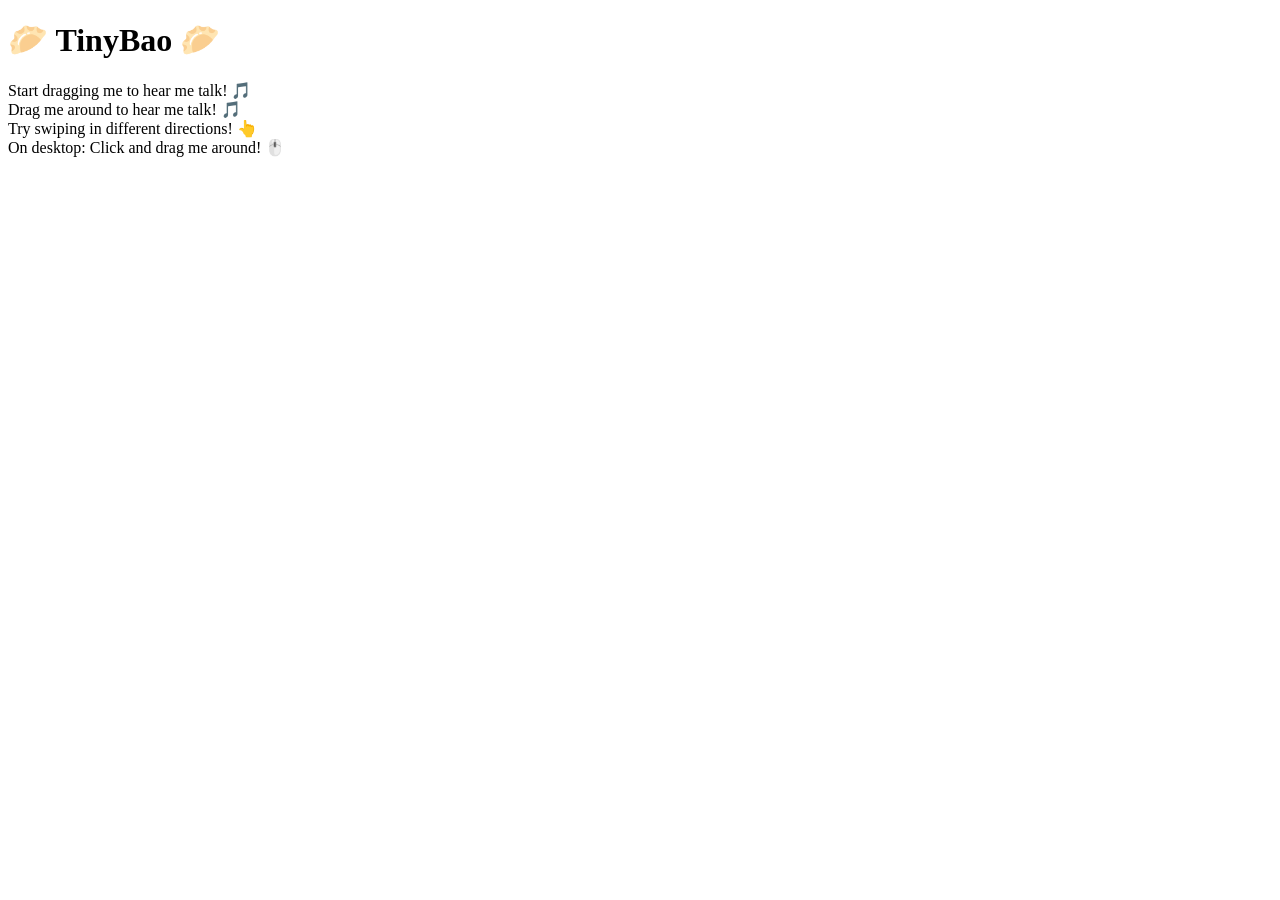
<file: testing/index 2.html>
<!DOCTYPE html>
<html lang="en">
<head>
    <meta charset="UTF-8">
    <meta name="viewport" content="width=device-width, initial-scale=1.0">
    <title>TinyBao - Swipe Me!</title>
    <style>
        /* CSS code remains unchanged */
        /* Assume all your original CSS here */
    </style>
</head>
<body>
    <div class="container">
        <h1 class="title">🥟 TinyBao 🥟</h1>
        <div class="instruction">Start dragging me to hear me talk! 🎵</div>
        <div class="bao-container" id="baoContainer">
            <div class="speech-bubble" id="speechBubble">Drag me around to hear me talk! 🎵</div>
            <div class="bao" id="bao">
                <div class="face">
                    <div class="eyes">
                        <div class="eye"></div>
                        <div class="eye"></div>
                    </div>
                    <div class="mouth" id="mouth"></div>
                </div>
            </div>
        </div>
        <div class="tap-instruction">Try swiping in different directions! 👆</div>
        <div class="desktop-hint">On desktop: Click and drag me around! 🖱️</div>
    </div>

    <script>
        const bao = document.getElementById('bao');
        const baoContainer = document.getElementById('baoContainer');
        const speechBubble = document.getElementById('speechBubble');
        const mouth = document.getElementById('mouth');

        let isInitialTap = true;
        let isSwipeActive = false;
        let swipeTimeout;
        let currentWordIndex = 0;
        let speechSynth = window.speechSynthesis;
        let currentUtterance = null;
        let isSpeaking = false;
        let allWords = [];
        let dragStartX = 0;
        let dragStartY = 0;

        const poems = [
            ["I'm a little bao so round and sweet!", "Filled with joy that can't be beat!", "Steam me up and watch me shine!", "In your heart, I'll always dine!"],
            ["Swipe me left, swipe me right!", "I'm your fluffy friend of light!", "Doughy dreams and tasty treats!", "Life is good when friendship meets!"],
            ["Round and soft like morning clouds!", "My happiness sings clear and loud!", "Every swipe's a gentle hug!", "You're my favorite little bug!"],
            ["In the kitchen I was born!", "Now I brighten up your morn!", "Swipe and play, let's dance around!", "Joy and laughter can be found!"]
        ];

        const poemsWithEmoji = [
            ["I'm a little bao so round and sweet! 🥟", "Filled with joy that can't be beat! ✨", "Steam me up and watch me shine! 💫", "In your heart, I'll always dine! 💖"],
            ["Swipe me left, swipe me right! 👈👉", "I'm your fluffy friend of light! ⭐", "Doughy dreams and tasty treats! 🌟", "Life is good when friendship meets! 🤗"],
            ["Round and soft like morning clouds! ☁️", "My happiness sings clear and loud! 🎵", "Every swipe's a gentle hug! 🤗", "You're my favorite little bug! 🐛❤️"],
            ["In the kitchen I was born! 👨‍🍳", "Now I brighten up your morn! 🌅", "Swipe and play, let's dance around! 💃", "Joy and laughter can be found! 😄"]
        ];

        function initializeWords() {
            allWords = [];
            for (let poemIndex = 0; poemIndex < poems.length; poemIndex++) {
                for (let lineIndex = 0; lineIndex < poems[poemIndex].length; lineIndex++) {
                    const words = poems[poemIndex][lineIndex].split(' ');
                    for (let wordIndex = 0; wordIndex < words.length; wordIndex++) {
                        allWords.push({
                            word: words[wordIndex],
                            poemIndex: poemIndex,
                            lineIndex: lineIndex,
                            wordIndex: wordIndex,
                            displayText: poemsWithEmoji[poemIndex][lineIndex]
                        });
                    }
                }
            }
        }

        initializeWords();

        baoContainer.addEventListener('click', function (e) {
            if (isInitialTap && !isDragging) {
                speechBubble.classList.add('visible');
                const invitation = new SpeechSynthesisUtterance("Drag me around to hear me talk!");
                setupCuteVoice(invitation);
                speechSynth.speak(invitation);

                setTimeout(() => {
                    speechBubble.classList.remove('visible');
                }, 3000);
            }
        });

        let startX = 0, startY = 0;
        let isDragging = false;

        baoContainer.addEventListener('touchstart', function (e) {
            e.preventDefault();
            const touch = e.touches[0];
            startX = touch.clientX;
            startY = touch.clientY;
            dragStartX = touch.clientX;
            dragStartY = touch.clientY;
            isDragging = true;
            startSwipe();
        });

        baoContainer.addEventListener('touchmove', function (e) {
            e.preventDefault();
            if (isDragging) {
                const touch = e.touches[0];
                updateBaoPosition(touch.clientX, touch.clientY);
            }
        });

        baoContainer.addEventListener('touchend', function (e) {
            e.preventDefault();
            isDragging = false;
            endSwipe();
        });

        baoContainer.addEventListener('mousedown', function (e) {
            e.preventDefault();
            startX = e.clientX;
            startY = e.clientY;
            dragStartX = e.clientX;
            dragStartY = e.clientY;
            isDragging = true;
            startSwipe();
        });

        document.addEventListener('mousemove', function (e) {
            if (isDragging) {
                updateBaoPosition(e.clientX, e.clientY);
            }
        });

        document.addEventListener('mouseup', function (e) {
            if (isDragging) {
                isDragging = false;
                endSwipe();
            }
        });

        function setupCuteVoice(utterance) {
            utterance.rate = 0.7;
            utterance.pitch = 1.8;
            utterance.volume = 0.9;
        }

        function updateBaoPosition(currentX, currentY) {
            const deltaX = (currentX - dragStartX) * 0.3;
            const deltaY = (currentY - dragStartY) * 0.3;
            bao.style.transform = `translate(${deltaX}px, ${deltaY}px) scale(1.05)`;
        }

        function resetBaoPosition() {
            bao.style.transform = '';
        }

        function startSwipe() {
            isInitialTap = false;
            isSwipeActive = true;
            bao.classList.add('talking');
            speakFromCurrentWord();
        }

        function endSwipe() {
            isSwipeActive = false;
            bao.classList.remove('talking');
            speechBubble.classList.remove('visible');
            mouth.classList.remove('open');
            stopSpeaking();
            resetBaoPosition();
            clearTimeout(swipeTimeout);
        }

        function speakFromCurrentWord() {
            if (isSpeaking || !isSwipeActive || currentWordIndex >= allWords.length) return;

            const currentWordData = allWords[currentWordIndex];
            speechBubble.textContent = currentWordData.displayText;
            speechBubble.classList.add('visible');

            const currentLineWords = [];
            let tempIndex = currentWordIndex;
            const currentLineIndex = currentWordData.lineIndex;
            const currentPoemIndex = currentWordData.poemIndex;

            while (tempIndex < allWords.length && allWords[tempIndex].lineIndex === currentLineIndex && allWords[tempIndex].poemIndex === currentPoemIndex) {
                currentLineWords.push(allWords[tempIndex].word);
                tempIndex++;
            }

            if (currentLineWords.length === 0) {
                currentWordIndex++;
                if (isSwipeActive) speakFromCurrentWord();
                return;
            }

            const textToSpeak = currentLineWords.join(' ');
            currentUtterance = new SpeechSynthesisUtterance(textToSpeak);
            setupCuteVoice(currentUtterance);

            isSpeaking = true;

            currentUtterance.onend = () => {
                isSpeaking = false;
                mouth.classList.remove('open');
                if (isSwipeActive) {
                    swipeTimeout = setTimeout(() => speakFromCurrentWord(), 500);
                }
            };

            speechSynth.speak(currentUtterance);
            mouth.classList.add('open');
            currentWordIndex += currentLineWords.length;
        }

        function stopSpeaking() {
            if (speechSynth.speaking) {
                speechSynth.cancel();
            }
            isSpeaking = false;
        }
    </script>
</body>
</html>
</file>
<file: style.css>
* { box-sizing: border-box; margin: 0; padding: 0; -webkit-tap-highlight-color: transparent; }
:root { --ink: #3a2a22; --paper: #FFF9EC; --font: ui-rounded, "SF Pro Rounded", "Hiragino Maru Gothic ProN", "Arial Rounded MT Bold", "Varela Round", "Nunito", system-ui, sans-serif; }
html, body { height: 100%; overflow: hidden; background: #70D4F1; font-family: var(--font); color: var(--ink); overscroll-behavior: none; }
canvas#c { position: fixed; inset: 0; width: 100%; height: 100%; display: block; touch-action: none; user-select: none; -webkit-user-select: none; }
button { font: inherit; color: inherit; cursor: pointer; border: none; background: none; }

#bar { position: fixed; left: 0; right: 0; bottom: 0; display: flex; align-items: flex-end; justify-content: space-between; gap: 8px;
  padding: 10px 12px calc(10px + env(safe-area-inset-bottom)); pointer-events: none; }
#bar > * { pointer-events: auto; }
.round { width: 48px; height: 48px; border-radius: 50%; background: rgba(255,255,255,.92); border: 2px solid var(--ink); display: grid; place-items: center;
  box-shadow: 0 3px 0 rgba(58,42,34,.25); transition: transform .12s; flex: none; }
.round:active { transform: translateY(2px); box-shadow: 0 1px 0 rgba(58,42,34,.25); }
.round svg { width: 26px; height: 26px; fill: none; stroke: var(--ink); stroke-width: 1.6; stroke-linecap: round; stroke-linejoin: round; }
.right { display: flex; gap: 8px; }

@keyframes pulse { 50% { box-shadow: 0 3px 0 rgba(58,42,34,.25), 0 0 0 6px rgba(255,120,90,.35); } }

#tray { display: flex; flex-direction: column; align-items: center; gap: 3px; min-width: 0; max-width: calc(100vw - 140px); }
#slots { max-width: 100%; flex-wrap: wrap; justify-content: center; display: flex; gap: 8px; padding: 6px 8px; background: rgba(255,255,255,.88); border: 2px solid var(--ink); border-radius: 22px; box-shadow: 0 3px 0 rgba(58,42,34,.25); }
.slot { width: 54px; height: 54px; border-radius: 15px; background: #FFF3D6; border: 2px solid rgba(58,42,34,.25); display: grid; place-items: center; touch-action: none; cursor: grab; transition: transform .12s; }
.slot canvas { pointer-events: none; width: 100% !important; height: 100% !important; display: block; }
.slot { overflow: hidden; padding: 1px; }
.slot.armed { background: #FFE08A; border-color: var(--ink); transform: translateY(-6px) scale(1.06); }
.slot.used { background: transparent; border-style: dashed; cursor: default; }
#trayNote { font-size: 11px; font-weight: 700; color: #fff; text-shadow: 0 1px 2px rgba(40,30,20,.55); letter-spacing: .02em; }
#ghost { position: fixed; pointer-events: none; z-index: 30; transform: translate(-50%, -70%) scale(1.15); filter: drop-shadow(0 6px 4px rgba(0,0,0,.2)); }

#tag { position: fixed; z-index: 5; transform: translate(-50%, -100%); background: #fff; border: 2px solid var(--ink); border-radius: 14px; padding: 4px 10px; font-size: 13px; font-weight: 700;
  white-space: nowrap; pointer-events: auto; cursor: pointer; box-shadow: 0 2px 0 rgba(58,42,34,.2); }
#tag small { font-weight: 500; opacity: .75; font-size: 12px; }
#hint { position: fixed; left: 50%; bottom: calc(112px + env(safe-area-inset-bottom)); transform: translateX(-50%); background: rgba(58,42,34,.85); color: #fff; padding: 6px 14px; border-radius: 16px; font-size: 13px; font-weight: 600; pointer-events: none; white-space: nowrap; }

#card { position: fixed; z-index: 20; left: 50%; top: max(16px, env(safe-area-inset-top)); transform: translateX(-50%); width: min(420px, calc(100vw - 24px)); background: var(--paper);
  border: 2px solid var(--ink); border-radius: 20px; padding: 14px 16px 12px; box-shadow: 0 5px 0 rgba(58,42,34,.22); animation: drop .35s cubic-bezier(.3,1.4,.5,1); }
@keyframes drop { from { transform: translate(-50%, -30px); opacity: 0; } }
#card h2 { font-size: 16px; margin-bottom: 6px; }
#cardBody { font-size: 14px; line-height: 1.45; }
#cardBody p { margin: 5px 0; }
.cardBtns { display: flex; justify-content: flex-end; gap: 8px; margin-top: 10px; }
.cardBtns button { border: 2px solid var(--ink); border-radius: 14px; padding: 5px 14px; font-weight: 700; font-size: 13px; background: #fff; }
#cardOk { background: #FFD166; }

#diary { position: fixed; inset: 0; z-index: 40; }
#diary[hidden], #card[hidden], #tag[hidden], #hint[hidden] { display: none; }




#home { position: fixed; left: 12px; top: max(10px, env(safe-area-inset-top)); z-index: 3; font-size: 12px; font-weight: 800; color: #fff; text-decoration: none; text-shadow: 0 1px 2px rgba(40,30,20,.5); opacity: .85; }




.slot.bao { background: #FFE3EC; }
.slot.bao.used { background: transparent; }
#slots .sep { width: 2px; align-self: stretch; margin: 6px 0; background: rgba(58,42,34,.18); border-radius: 2px; }
@media (max-width: 430px) { #slots { gap: 5px; padding: 5px 6px; } .slot { width: 49px; height: 49px; border-radius: 13px; } }




#baoCard { position: fixed; inset: 0; z-index: 45; background: rgba(40,30,50,.35); display: grid; place-items: center; padding: 16px; }
#baoCard[hidden], #photoView[hidden] { display: none; }
.bc { width: min(360px, 100%); background: var(--paper); border: 2px solid var(--ink); border-radius: 22px; padding: 14px 18px 14px; text-align: center; box-shadow: 0 6px 0 rgba(58,42,34,.22); animation: drop .35s cubic-bezier(.3,1.4,.5,1); }
#bcPic { width: 160px; height: 140px; display: block; margin: -2px auto 0; }
.bc h2 { font-size: 20px; margin: 2px 0 4px; }
#bcAbout { font-size: 14px; line-height: 1.4; opacity: .85; margin-bottom: 10px; }
.bcName { display: flex; align-items: center; gap: 8px; justify-content: center; font-weight: 700; font-size: 14px; }
.bcName input { font: inherit; font-weight: 700; font-size: 17px; width: 11em; padding: 6px 10px; border: 2px solid var(--ink); border-radius: 12px; background: #fff; text-align: center; color: var(--ink); }
#bcSwatches { display: flex; flex-wrap: wrap; justify-content: center; gap: 8px; margin: 12px 0 2px; }
#bcSwatches button { width: 30px; height: 30px; border-radius: 50%; border: 2px solid rgba(58,42,34,.45); padding: 0; }
#bcSwatches button.on { border-color: var(--ink); box-shadow: 0 0 0 3px #FFD166; }
#bcErr { min-height: 18px; font-size: 13px; color: #C0392B; font-weight: 700; margin-top: 4px; }
.bc .cardBtns { justify-content: center; }
#bcOk { background: #FFD166; }
#bcOk:disabled { opacity: .4; cursor: default; }
#photoView { position: fixed; inset: 0; z-index: 60; background: rgba(20,14,10,.92); display: flex; flex-direction: column; align-items: center; justify-content: center; padding: max(12px, env(safe-area-inset-top)) 12px max(12px, env(safe-area-inset-bottom)); touch-action: none; }
#pvImg { max-width: 100%; max-height: calc(100% - 64px); border: 6px solid #fff; border-radius: 4px; box-shadow: 0 8px 30px rgba(0,0,0,.4); transition: transform .2s ease; }
.pvBar { display: flex; justify-content: space-between; align-items: center; gap: 12px; width: min(100%, 720px); margin-top: 12px; color: #fff; font-size: 14px; font-weight: 700; }
.pvBtns { display: flex; gap: 8px; }
.pvBar button { border: 2px solid #fff; color: #fff; background: transparent; border-radius: 14px; padding: 6px 14px; font-weight: 700; }
.pvBar button.sure { background: #E8604C; border-color: #E8604C; }
#pvClose { width: 36px; height: 36px; padding: 0; border-radius: 50%; display: grid; place-items: center; }
#pvClose svg { display: block; }

#plans { position: fixed; z-index: 4; left: 12px; top: max(12px, env(safe-area-inset-top)); max-width: calc(100vw - 140px); display: flex; align-items: center; gap: 7px; padding: 6px 12px 6px 8px;
  background: rgba(255,255,255,.92); border: 2px solid var(--ink); border-radius: 20px; box-shadow: 0 3px 0 rgba(58,42,34,.25); font-size: 12.5px; font-weight: 700; text-align: left; }
#plans .ic { flex: none; width: 22px; height: 22px; }
#plans .tx { overflow: hidden; text-overflow: ellipsis; white-space: nowrap; }
#plans .tx small { font-weight: 600; opacity: .7; }
#plans .bar { display: block; height: 4px; border-radius: 3px; background: #EADFCB; margin-top: 3px; overflow: hidden; }
#plans .bar i { display: block; height: 100%; background: #7CC96B; }
#plans.ask { background: #FFF1C2; animation: nudge 2.4s ease-in-out infinite; }
@keyframes nudge { 0%, 80%, 100% { transform: none; } 85% { transform: rotate(-2deg); } 90% { transform: rotate(2deg); } 95% { transform: rotate(-1deg); } }
#plansCard { position: fixed; inset: 0; z-index: 45; background: rgba(40,30,50,.35); display: grid; place-items: center; padding: 16px; }
#plansCard[hidden] { display: none; }
.pc { text-align: left; width: min(400px, 100%); }
.pc h2 { font-size: 18px; margin-bottom: 8px; }
.pc .now { background: #fff; border: 2px solid rgba(58,42,34,.25); border-radius: 14px; padding: 10px 12px; }
.pc .now b { font-size: 16px; }
.pc .now span { display: block; font-size: 13px; opacity: .8; margin-top: 2px; }
.pc .bar { height: 10px; border-radius: 6px; background: #EADFCB; margin: 8px 0 4px; overflow: hidden; border: 1.5px solid rgba(58,42,34,.3); }
.pc .bar i { display: block; height: 100%; background: #7CC96B; }
.pc .now small { font-size: 12.5px; font-weight: 700; }
.pc h3 { font-size: 14px; margin: 14px 0 8px; }
.pc .opts { display: grid; grid-template-columns: 1fr 1fr; gap: 8px; }
.pc .opts button { text-align: left; border: 2px solid var(--ink); border-radius: 14px; background: #fff; padding: 9px 10px; font-weight: 800; font-size: 14px; line-height: 1.25; }
.pc .opts button small { display: block; font-weight: 500; font-size: 12px; opacity: .75; margin-top: 3px; }
.pc .opts button.on { background: #FFE08A; box-shadow: 0 0 0 3px #FFD166; }
.pc .note { font-size: 12.5px; opacity: .8; margin-top: 10px; line-height: 1.4; }

/* ---------- the workshop ---------- */
.ws-banner { position: fixed; z-index: 70; left: 50%; top: calc(max(12px, env(safe-area-inset-top)) + 50px); transform: translateX(-50%); display: flex; align-items: center; gap: 6px; padding: 4px 6px 4px 12px;
  background: #3a2a22; color: #FFD166; border-radius: 16px; font-size: 12px; font-weight: 700; box-shadow: 0 3px 0 rgba(0,0,0,.2); white-space: nowrap; }
.ws-banner button { border: 1.5px solid #FFD166; color: #FFD166; background: transparent; border-radius: 12px; padding: 2px 10px; font-weight: 700; font-size: 12px; }
.ws-door { position: fixed; inset: 0; z-index: 75; background: rgba(40,30,50,.45); display: grid; place-items: center; padding: 16px; }
.ws-door .bc { text-align: left; } .ws-door p { font-size: 14px; line-height: 1.45; margin: 4px 0 10px; }
.ws-stack { flex-direction: column; align-items: stretch; } .ws-stack button { width: 100%; }
.ws-panel { position: fixed; z-index: 66; left: 50%; bottom: 0; transform: translateX(-50%); width: min(560px, 100vw); max-height: 62vh; overflow-y: auto; background: #2f2620; color: #FCEFD8;
  border: 2px solid #FFD166; border-bottom: none; border-radius: 18px 18px 0 0; padding: 0 12px calc(12px + env(safe-area-inset-bottom)); font-size: 13px; -webkit-overflow-scrolling: touch; }
.ws-panel[hidden] { display: none; }
.ws-panel .g-head { position: sticky; top: 0; background: #2f2620; display: flex; align-items: center; gap: 10px; padding: 10px 0 8px; z-index: 1; }
.ws-panel .g-head b { color: #FFD166; font-size: 15px; } .ws-panel .g-head span { flex: 1; opacity: .8; }
.ws-panel button { border: 1.5px solid #FCEFD8; background: transparent; color: #FCEFD8; border-radius: 10px; padding: 4px 9px; font-weight: 700; font-size: 12.5px; }
.ws-panel button.on { background: #FFD166; color: #3a2a22; border-color: #FFD166; }
.ws-panel button:disabled { opacity: .35; }
.ws-panel .g-x { width: 30px; height: 30px; padding: 0; border-radius: 50%; font-size: 18px; line-height: 1; }
.ws-panel details { border-top: 1px solid rgba(255,255,255,.12); padding: 6px 0; }
.ws-panel summary { font-weight: 800; color: #FFD166; cursor: pointer; padding: 3px 0; }
.ws-panel .g-row { display: flex; align-items: center; gap: 6px; margin: 6px 0; flex-wrap: wrap; } .ws-panel .g-row > span { min-width: 44px; opacity: .75; }
.ws-panel .g-grid { display: grid; gap: 6px; margin: 6px 0; } .ws-panel .g-items { grid-template-columns: repeat(auto-fill, minmax(44px, 1fr)); }
.ws-panel .g-items button { padding: 3px; background: #FFF3D6; border-color: transparent; border-radius: 10px; display: grid; place-items: center; }
.ws-panel .g-baos { grid-template-columns: repeat(auto-fill, minmax(60px, 1fr)); }
.ws-panel .g-baos button { padding: 3px 2px; background: #FFE3EC; color: #3a2a22; border-color: transparent; display: grid; justify-items: center; gap: 1px; }
.ws-panel .g-baos small { font-size: 10.5px; font-weight: 700; }
.ws-panel .g-foot { border-top: 1px solid rgba(255,255,255,.12); padding-top: 10px; justify-content: space-between; }

.slot { flex: none; }


/* long cards (an update after many versions) scroll instead of running off the screen */
#card { max-height: calc(100vh - 32px - env(safe-area-inset-top)); overflow-y: auto; -webkit-overflow-scrolling: touch; }





#plans { max-width: calc(100vw - 92px); }

#bSettings { position: fixed; z-index: 4; right: 12px; top: max(12px, env(safe-area-inset-top)); width: 40px; height: 40px; }
#bSettings svg { width: 24px; height: 24px; }
#bSettings .dot { position: absolute; top: 2px; right: 2px; width: 10px; height: 10px; border-radius: 50%; background: #E8604C; border: 1.5px solid #fff; display: none; }
#bSettings.new .dot { display: block; } #bSettings.new { animation: nudge 2.4s ease-in-out infinite; }
#settings { position: fixed; inset: 0; z-index: 45; background: rgba(40,30,50,.35); display: grid; place-items: center; padding: 16px; }
#settings[hidden] { display: none; }
.st { text-align: left; width: min(380px, 100%); }
.st h2 { font-size: 19px; margin-bottom: 6px; }
.st h3 { font-size: 12px; text-transform: uppercase; letter-spacing: .08em; color: #B5654A; margin: 14px 0 4px; }
.st-row { display: flex; align-items: center; justify-content: space-between; gap: 10px; padding: 7px 0; font-size: 15px; font-weight: 700; }
.st-row + .st-row { border-top: 1px dashed rgba(58,42,34,.2); }
.st-row button:not(.spk), .st-btns button { border: 2px solid var(--ink); border-radius: 14px; background: #fff; padding: 5px 12px; font-weight: 700; font-size: 13px; }
#stUpdate.new { background: #FFD166; }
#stVersion { font-weight: 600; font-size: 13.5px; opacity: .8; }
.st-note { font-size: 13px; line-height: 1.4; opacity: .85; }
.st-btns { display: flex; flex-wrap: wrap; gap: 8px; margin-top: 8px; }
.st-row .vol { flex: 1; min-width: 0; margin: 0 4px; accent-color: #7CC96B; height: 28px; cursor: pointer; }
.st-row .vol.off { opacity: .45; }
.st-row:has(.vol) > span { width: 7.2em; flex: none; }
.spk { width: 36px; height: 36px; flex: none; border-radius: 50%; border: 2px solid var(--ink); background: #fff; padding: 0; display: grid; place-items: center; cursor: pointer; }
.spk svg { width: 22px; height: 22px; fill: none; stroke: var(--ink); stroke-width: 1.8; stroke-linecap: round; stroke-linejoin: round; }
.spk .body { fill: #FFF3D6; } .spk .off { display: none; }
.spk[aria-pressed="true"] { background: #E9E0D0; } .spk[aria-pressed="true"] .on { display: none; } .spk[aria-pressed="true"] .off { display: inline; }


/* ---------- the diary: a spiral notebook lying on a wooden table ---------- */
@font-face { font-family: 'Patrick Hand'; src: url(fonts/PatrickHand-latin.woff2) format('woff2'); font-display: swap; }
body.diaryOpen #plans, body.diaryOpen #bSettings { z-index: 41; }
#bDiary { position: relative; }
#bDiary .dot { position: absolute; top: 2px; right: 2px; width: 12px; height: 12px; border-radius: 50%; background: #D9614C; border: 2px solid #fff; display: none; }
#bDiary.new .dot { display: block; }
.table { position: absolute; left: 0; right: 0; bottom: 0; top: calc(max(12px, env(safe-area-inset-top)) + 58px); overflow: hidden;
  background: repeating-linear-gradient(to bottom, #B47E58 0 116px, #A26E4B 116px 119px); border-top: 3px solid #3A2E2A; box-shadow: 0 -6px 18px rgba(0,0,0,.25); animation: tableIn .25s ease-out; }
@keyframes tableIn { from { transform: translateY(36px); opacity: 0; } }
.closeHint { position: absolute; left: 50%; transform: translateX(-50%); bottom: calc(4px + env(safe-area-inset-bottom)); margin: 0; padding: 8px 18px; min-height: 40px; background: none; border: none; font: inherit; font-size: 14px; font-weight: 800; color: #F6E7D6; cursor: pointer; text-decoration: underline; text-decoration-color: rgba(246,231,214,.5); text-underline-offset: 4px; z-index: 5; }
.prop { position: absolute; pointer-events: none; }
.prop.stain { width: 120px; right: -10px; bottom: 20px; }
.prop.pencil { width: 120px; left: -26px; bottom: 30px; transform: rotate(-24deg); }
.prop.mug { width: 110px; right: 10px; top: 24px; }

.nb { --tilt: -1.5deg; position: absolute; left: 50%; top: 26px; bottom: 50px; width: min(540px, calc(100% - 30px)); transform: translateX(-50%) rotate(var(--tilt));
  transition: transform .35s ease; font-family: 'Patrick Hand', 'Comic Sans MS', cursive; color: #3A2E2A; perspective: 1600px; }
.nb[hidden], .cover[hidden], .picker[hidden] { display: none; }
.rings { position: absolute; left: 24px; right: 24px; top: -12px; display: flex; justify-content: space-between; z-index: 4; pointer-events: none; }
.rings i { width: 9px; height: 22px; box-sizing: border-box; border: 2.5px solid #3A2E2A; border-radius: 6px; background: #D9D2C4; }
.sheet { position: absolute; inset: 0; overflow-y: auto; overscroll-behavior: contain; touch-action: pan-y; -webkit-overflow-scrolling: touch;
  background: #FFF9EA; border: 2.5px solid #3A2E2A; border-radius: 6px; box-shadow: 5px 6px 0 #7B4E36, 0 16px 30px rgba(0,0,0,.28); scrollbar-width: thin; scrollbar-color: #D5C2A8 transparent; }
.pg { position: relative; min-height: 100%; box-sizing: border-box; padding: 26px 14px 34px 0; font-size: 17px; line-height: 26px;
  background: linear-gradient(90deg, transparent 52px, #EDB7AA 52px 54px, transparent 54px), repeating-linear-gradient(to bottom, transparent 0 25px, #D5E0E8 25px 26px); }
.pgHead { display: flex; align-items: baseline; justify-content: space-between; gap: 8px; padding-left: 60px; min-height: 52px; }
.dayBtn { background: none; border: none; padding: 0; font: inherit; color: inherit; cursor: pointer; flex: none; }
.dayBtn h2 { margin: 0; font-weight: 400; font-size: 30px; line-height: 52px; }
.dayBtn:hover h2 { text-decoration: underline wavy #D5C2A8 1.5px; text-underline-offset: 6px; }
.pgHead .meta { font-size: 15px; color: #8A6A58; text-align: right; line-height: 20px; }
.hlRow { padding-left: 60px; height: 26px; }
.hl { display: inline-block; background: #F6E27A; padding: 0 8px; border-radius: 3px; transform: rotate(-2deg); font-size: 19px; letter-spacing: 1px; line-height: 24px; }
.row { display: grid; grid-template-columns: 54px 1fr; align-items: start; min-height: 52px; }
.row .mg { display: flex; justify-content: center; padding-top: 1px; }
.row .mg .dd { max-width: 40px; height: auto; }
.row p { margin: 0 0 0 6px; overflow-wrap: anywhere; }
.row p.empty { color: #8A6A58; }
.nm { text-decoration-line: underline; text-decoration-style: wavy; text-decoration-thickness: 1.5px; text-underline-offset: 4px; }
.nm.live { cursor: pointer; }
.tapeins { display: flex; flex-wrap: wrap; gap: 18px 20px; padding: 22px 6px 6px 66px; }
.polaroid { position: relative; width: 116px; padding: 6px 6px 20px; background: #fff; border: 1.5px solid #BFB3A6; box-shadow: 0 3px 6px rgba(0,0,0,.15); transform: rotate(var(--r)); cursor: pointer; }
.polaroid img { display: block; width: 100%; aspect-ratio: 4 / 3; object-fit: cover; }
.polaroid .tape { position: absolute; left: 50%; top: -9px; width: 44px; height: 16px; margin-left: -22px; background: rgba(241,230,184,.88); transform: rotate(-6deg); }
.bigRow { padding: 20px 8px 0 62px; }
.bigRow .big { display: block; width: min(100%, 300px); height: auto; }
.pgNav { display: flex; justify-content: space-between; align-items: center; padding: 18px 0 0 54px; }
.pgNav button { font: inherit; font-size: 19px; color: #8A5A3E; background: none; border: none; min-height: 44px; padding: 0 10px; cursor: pointer; }
.ribbon { position: absolute; right: 54px; bottom: -44px; width: 44px; height: 56px; padding: 0; border: none; background: none; cursor: pointer; z-index: 3; display: flex; justify-content: center; }
.ribbon i { width: 16px; height: 100%; background: #D9614C; clip-path: polygon(0 0, 100% 0, 100% 100%, 50% 82%, 0 100%); transition: transform .2s; transform-origin: top; }
.ribbon:hover i { transform: scaleY(1.06); }
/* a page turning: it lifts from the bottom and flips up over the rings */
.flip { position: absolute; inset: 0; z-index: 2; transform-origin: 50% 0; transform-style: preserve-3d; pointer-events: none; }
.flip .face { position: absolute; inset: 0; overflow: hidden; backface-visibility: hidden; -webkit-backface-visibility: hidden; background: #FFF9EA; border: 2.5px solid #3A2E2A; border-radius: 6px; }
.flip .face.back { transform: rotateX(180deg); background: linear-gradient(#E9DDC6, #FFF9EA 70%); }
.flip.up { animation: flipUp .46s cubic-bezier(.45,.05,.55,.95) forwards; }
.flip.down { animation: flipDown .46s cubic-bezier(.45,.05,.55,.95) forwards; }
@keyframes flipUp { from { transform: rotateX(0deg); } to { transform: rotateX(178deg); } }
@keyframes flipDown { from { transform: rotateX(178deg); } to { transform: rotateX(0deg); } }
@media (prefers-reduced-motion: reduce) { .flip.up, .flip.down { animation-duration: .01s; } }

/* the notebook closed, when there is a new page to read */
.cover { position: absolute; inset: 0; display: grid; place-items: center; }
.closed { position: relative; width: 250px; height: 330px; padding: 0; margin-top: -40px; border: 2.5px solid #3A2E2A; border-radius: 8px; background: #C07F62; cursor: pointer;
  box-shadow: 5px 6px 0 #7B4E36, 0 16px 30px rgba(0,0,0,.3); transform: rotate(-4deg); font-family: 'Patrick Hand', cursive; color: #3A2E2A; }
.closed .spine { position: absolute; left: 0; top: 0; bottom: 0; width: 22px; background: #A9674C; border-right: 2.5px solid #3A2E2A; border-radius: 6px 0 0 6px; }
.closed .band { position: absolute; right: 26px; top: -3px; bottom: -3px; width: 10px; background: #3A2E2A; }
.closed .label { position: absolute; left: 46px; top: 54px; width: 150px; box-sizing: border-box; padding: 12px 8px 14px; background: #FFF9EA; border: 2.5px solid #3A2E2A; border-radius: 10px; transform: rotate(2deg); display: flex; flex-direction: column; align-items: center; }
.closed .label b { font-weight: 400; font-size: 27px; line-height: 30px; overflow-wrap: anywhere; }
.closed .label small { font-size: 14px; color: #8A6A58; margin-top: 2px; }
.closed .coverBao { position: absolute; left: 80px; top: 200px; }
.closed .sticky { position: absolute; right: -32px; top: 60px; width: 64px; height: 42px; box-sizing: border-box; background: #F6E27A; border: 2px solid #3A2E2A; border-radius: 4px;
  font-size: 15px; line-height: 15px; display: flex; align-items: center; justify-content: flex-end; padding-right: 6px; transform: rotate(8deg); animation: stickyNudge 2.4s ease-in-out infinite; }
@keyframes stickyNudge { 0%, 70%, 100% { transform: rotate(8deg); } 80% { transform: rotate(13deg) translateX(3px); } 90% { transform: rotate(5deg); } }
.closed .cribbon { position: absolute; left: 160px; bottom: -36px; width: 14px; height: 40px; background: #D9614C; clip-path: polygon(0 0, 100% 0, 100% 100%, 50% 80%, 0 100%); }
.tapRead { position: absolute; left: 0; right: 0; bottom: 56px; margin: 0; text-align: center; font-family: 'Patrick Hand', cursive; font-size: 21px; color: #FFF3E3; pointer-events: none; }

/* every day so far, as a little calendar */
.picker { position: absolute; inset: 0; z-index: 6; display: grid; place-items: center; padding: 16px; background: rgba(40,30,50,.25); }
.pk { width: min(340px, 100%); max-height: 78%; overflow-y: auto; box-sizing: border-box; padding: 0 14px 12px; background: #FFF9EA; border: 2.5px solid #3A2E2A; border-radius: 10px;
  box-shadow: 4px 5px 0 #7B4E36; font-family: 'Patrick Hand', cursive; color: #3A2E2A; transform: rotate(-1deg); overscroll-behavior: contain; }
.pkHead { position: sticky; top: 0; z-index: 1; display: flex; justify-content: space-between; align-items: center; padding: 10px 0 6px; background: #FFF9EA; font-size: 20px; }
.pkHead button { font: inherit; font-size: 17px; color: #8A5A3E; background: #F6E27A; border: 2px solid #3A2E2A; border-radius: 12px; padding: 2px 10px; cursor: pointer; }
.pkMonth h3 { font-weight: 400; font-size: 18px; margin: 10px 0 4px; color: #8A5A3E; }
.pkGrid { display: grid; grid-template-columns: repeat(7, 1fr); gap: 2px; text-align: center; }
.pkGrid > * { height: 40px; line-height: 40px; font-size: 16px; border-radius: 50%; }
.pkGrid span { color: #C9BBAA; }
.pkGrid button { position: relative; font: inherit; font-size: 18px; color: #3A2E2A; border: none; background: none; padding: 0; cursor: pointer; }
.pkGrid button:hover { background: #F3E7D0; }
.pkGrid .today { background: #F6E27A; }
.pkGrid .cur { box-shadow: inset 0 0 0 2px #D9614C; }
.pkGrid .ph::after { content: ''; position: absolute; left: 50%; bottom: 4px; width: 5px; height: 5px; margin-left: -2.5px; border-radius: 50%; background: #D9614C; }


/* ---------- a new community: choosing the narrator ---------- */
#narr { position: fixed; inset: 0; z-index: 46; background: rgba(40,30,50,.28); display: grid; place-items: center; padding: 16px; }
#narr[hidden] { display: none; }
.narrCard { width: min(460px, 100%); }
.narrSub { font-size: 14px; line-height: 1.4; opacity: .8; margin: 0 0 12px; }
.narrPick { display: grid; grid-template-columns: 1fr 1fr; gap: 10px; }
.narrOpt { display: flex; flex-direction: column; align-items: center; gap: 4px; padding: 10px 8px 12px; background: #fff; border: 2px solid var(--ink); border-radius: 18px; cursor: pointer;
  box-shadow: 0 4px 0 rgba(58,42,34,.18); transition: transform .12s; font: inherit; color: inherit; }
.narrOpt:hover, .narrOpt:focus-visible { transform: translateY(-2px) rotate(-1deg); }
.narrOpt:active { transform: translateY(1px); }
.narrOpt b { font-size: 18px; }
.narrOpt .about { font-size: 12.5px; line-height: 1.35; opacity: .85; }
.narrOpt .sample { margin-top: 4px; font-family: 'Patrick Hand', cursive; font-size: 16px; line-height: 1.25; color: #6B4A3A; background: #FFF9EA; border-radius: 10px; padding: 6px 8px;
  background-image: repeating-linear-gradient(to bottom, transparent 0 19px, #D5E0E8 19px 20px); }
</file>
